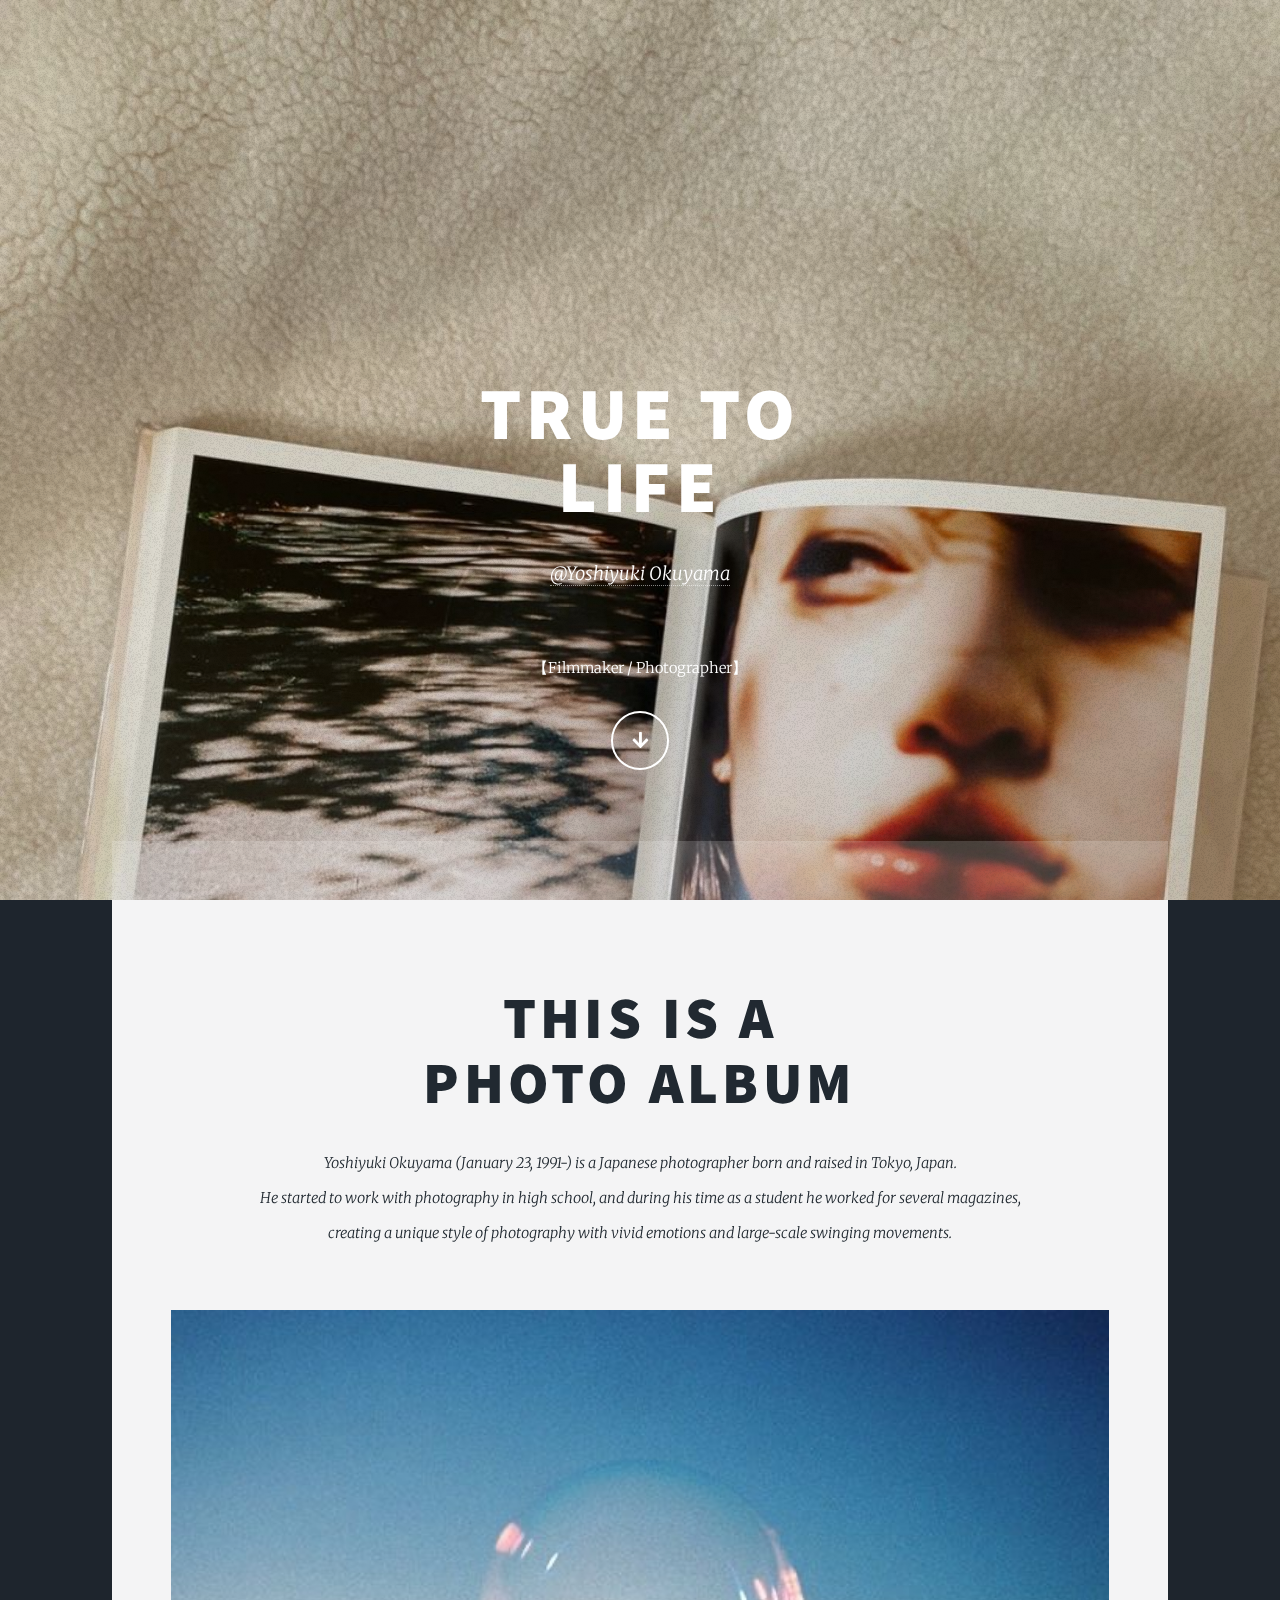
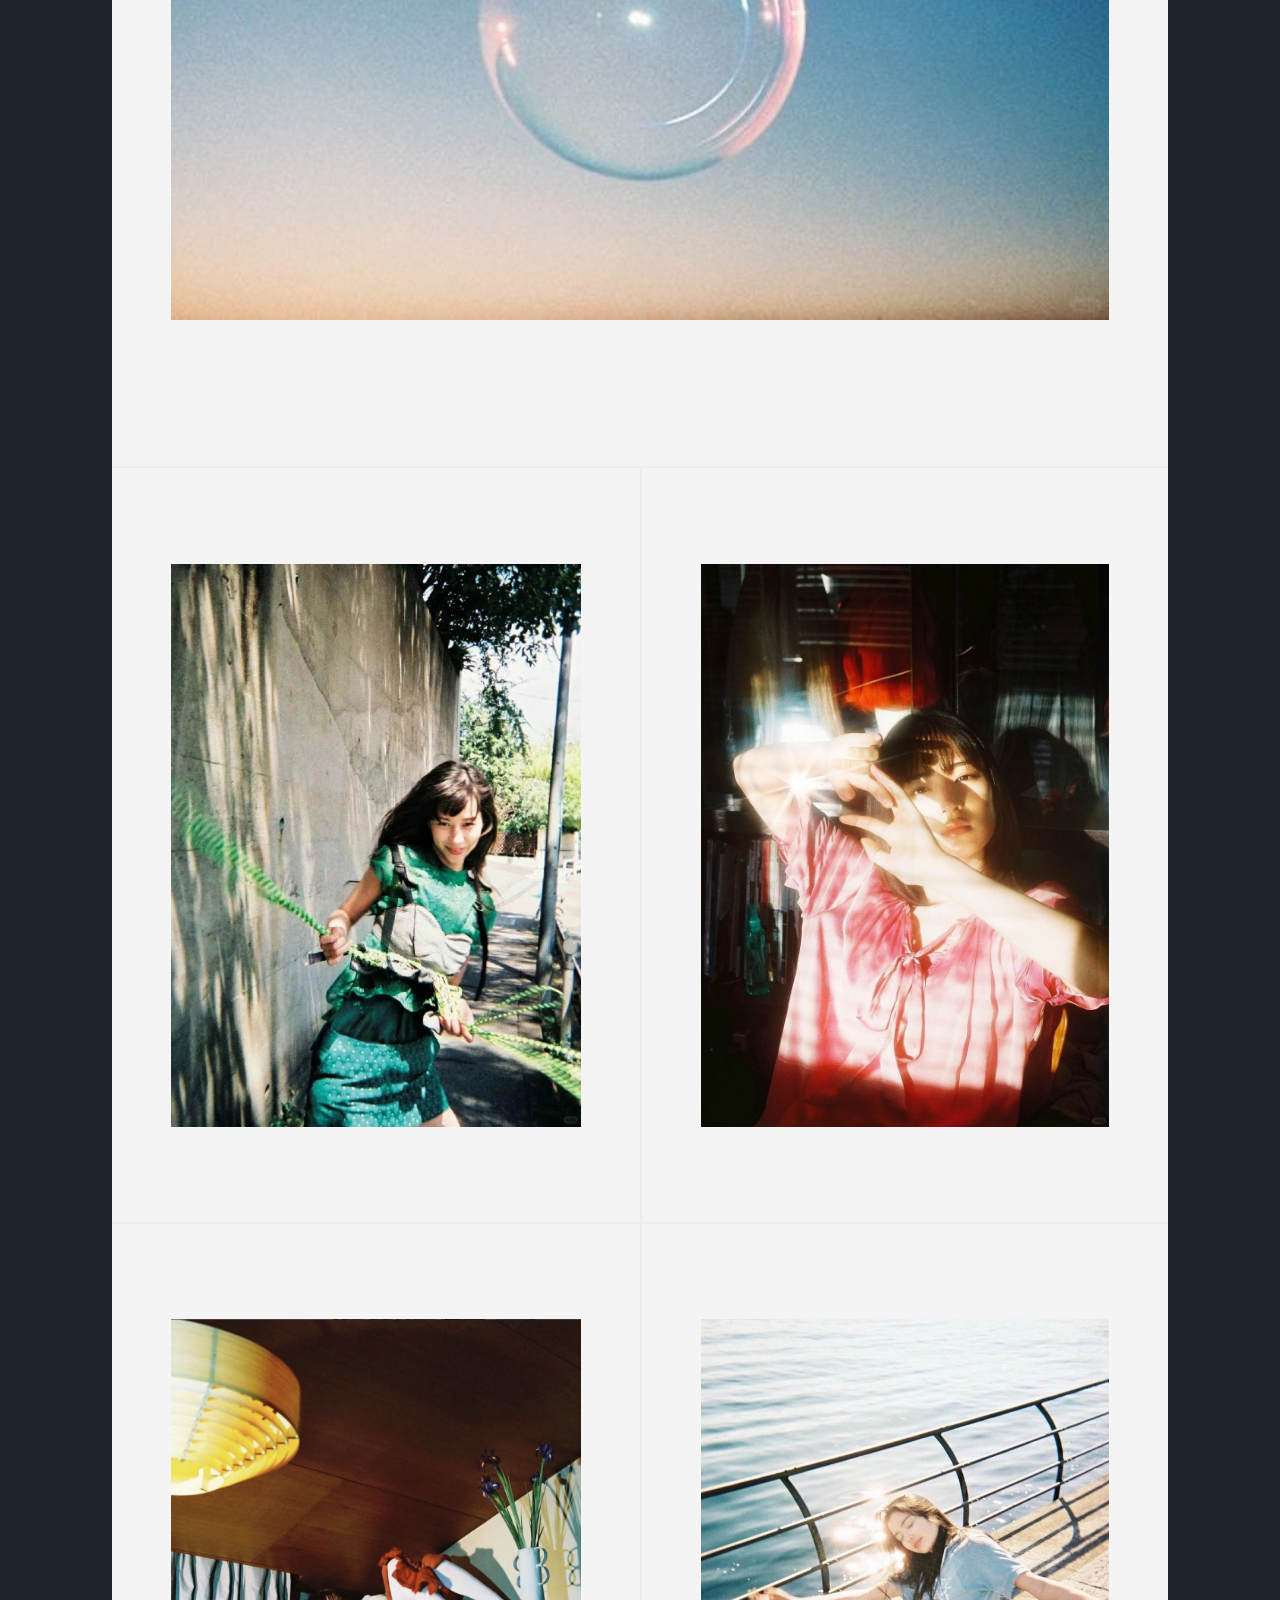
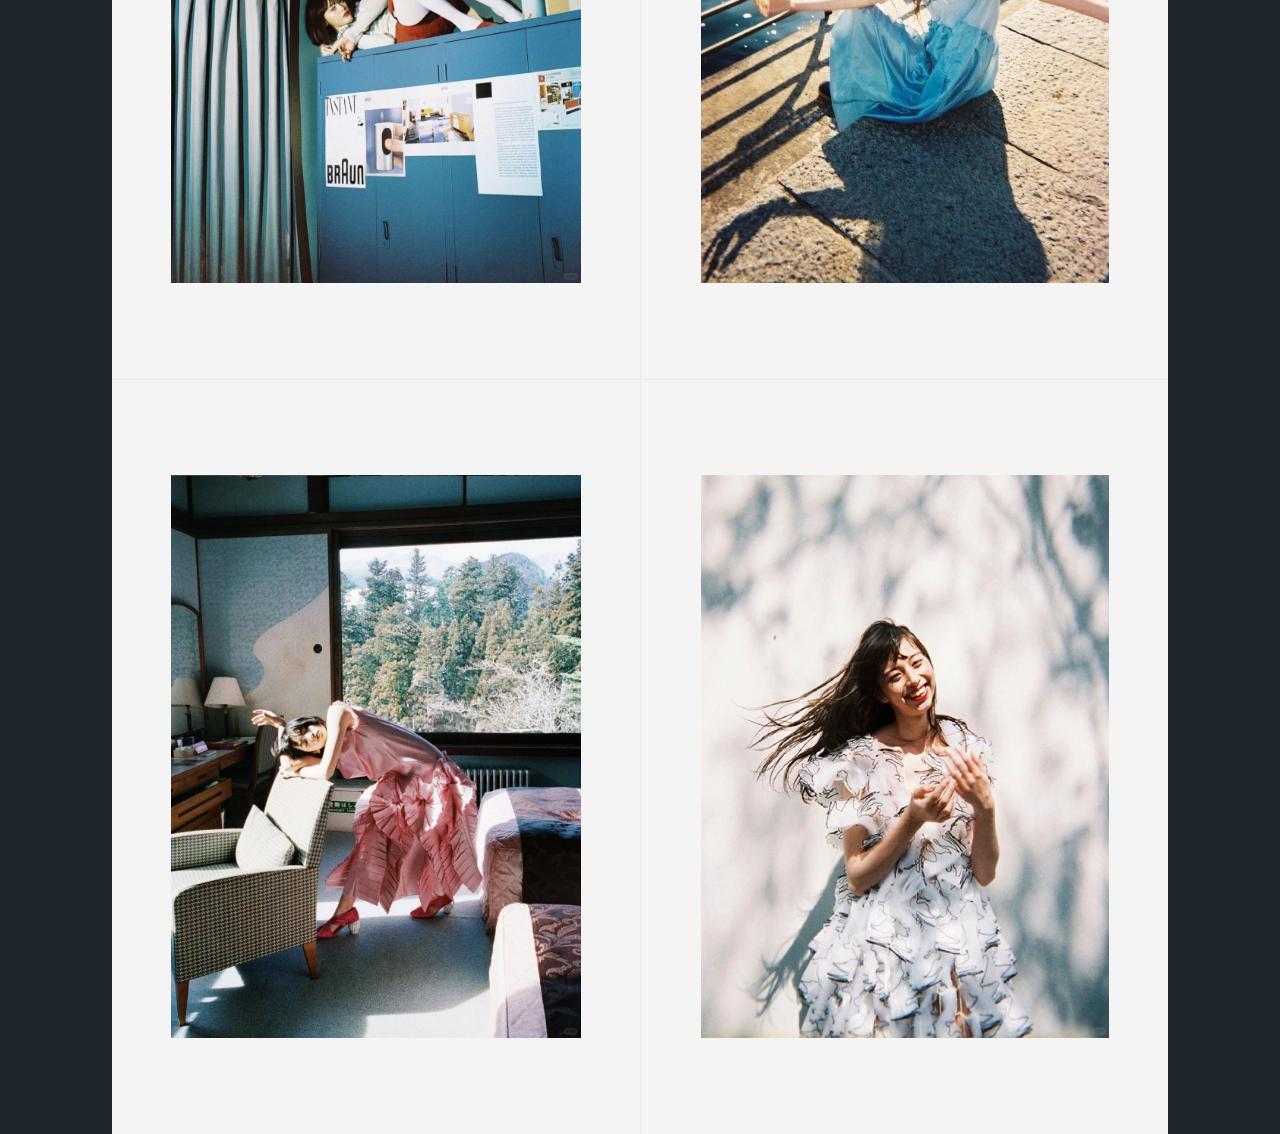
<file: html5/index.html>
<!DOCTYPE HTML>
<!--
	Massively by HTML5 UP
	html5up.net | @ajlkn
	Free for personal and commercial use under the CCA 3.0 license (html5up.net/license)
-->
<html>
	<head>
		<title>Yoshiyuki Okuyama</title>
		<meta charset="utf-8" />
		<meta name="viewport" content="width=device-width, initial-scale=1, user-scalable=no" />
		<link rel="stylesheet" href="assets/css/main.css" />
		<noscript><link rel="stylesheet" href="assets/css/noscript.css" /></noscript>
	</head>
	<body class="is-preload">

		<!-- Wrapper -->
			<div id="wrapper" class="fade-in">

				<!-- Intro -->
					<div id="intro">
						<h1>True to<br />
						Life</h1>
						<p><a href="https://www.instagram.com/yoshiyukiokuyama/">@Yoshiyuki Okuyama</a> 
						</p>
					</p> 【Filmmaker / Photographer】</p>
						<ul class="actions">
							<li><a href="#header" class="button icon solid solo fa-arrow-down scrolly">Continue</a></li>
						</ul>
					</div>

				<!-- Header -->
					<header id="header">
						<a href="index.html" class="logo">Life</a>
					</header>

				<!-- Nav -->
					<nav id="nav">
						<ul class="links">
						</ul>

					</nav>

				<!-- Main -->
					<div id="main">

						<!-- Featured Post -->
							<article class="post featured">
								<header class="major">
									<h2>This is a<br />
									photo album</h2>
									<p>Yoshiyuki Okuyama (January 23, 1991-) is a Japanese photographer born and raised in Tokyo, Japan. </br>
										He started to work with photography in high school, and during his time as a student he worked for several magazines, </br>
										creating a unique style of photography with vivid emotions and large-scale swinging movements.
									</p>
								</header>
								<a class="image main"><img src="images/pic01.jpg" alt="" /></a>
								<ul class="actions special">
									
								</ul>
							</article>

						<!-- Posts -->
							<section class="posts">
								<article>
									<header>

									</header>
									<a  class="image fit"><img src="images/pic02.jpg" alt="" /></a>
									<ul class="actions special">
									</ul>
								</article>
								<article>
									<header>
										
									</header>
									<a class="image fit"><img src="images/pic03.jpg" alt="" /></a>
									<ul class="actions special">
									</ul>
								</article>
								<article>
									<header>
									
									</header>
									<a class="image fit"><img src="images/pic04.jpg" alt="" /></a>
									<ul class="actions special">
									</ul>
								</article>
								<article>
									<header>
										
									</header>
									<a  class="image fit"><img src="images/pic05.jpg" alt="" /></a>
									<ul class="actions special">
									</ul>
								</article>
								<article>
									<header>
										
									</header>
									<a  class="image fit"><img src="images/pic06.jpg" alt="" /></a>
									<ul class="actions special">
									</ul>
								</article>
								<article>
									<header>
									
									</header>
									<a  class="image fit"><img src="images/pic07.jpg" alt="" /></a>
									<ul class="actions special">
									</ul>
								</article>
							</section>

		

			
				

		

		<!-- Scripts -->
			<script src="assets/js/jquery.min.js"></script>
			<script src="assets/js/jquery.scrollex.min.js"></script>
			<script src="assets/js/jquery.scrolly.min.js"></script>
			<script src="assets/js/browser.min.js"></script>
			<script src="assets/js/breakpoints.min.js"></script>
			<script src="assets/js/util.js"></script>
			<script src="assets/js/main.js"></script>

	</body>
</html>
</file>
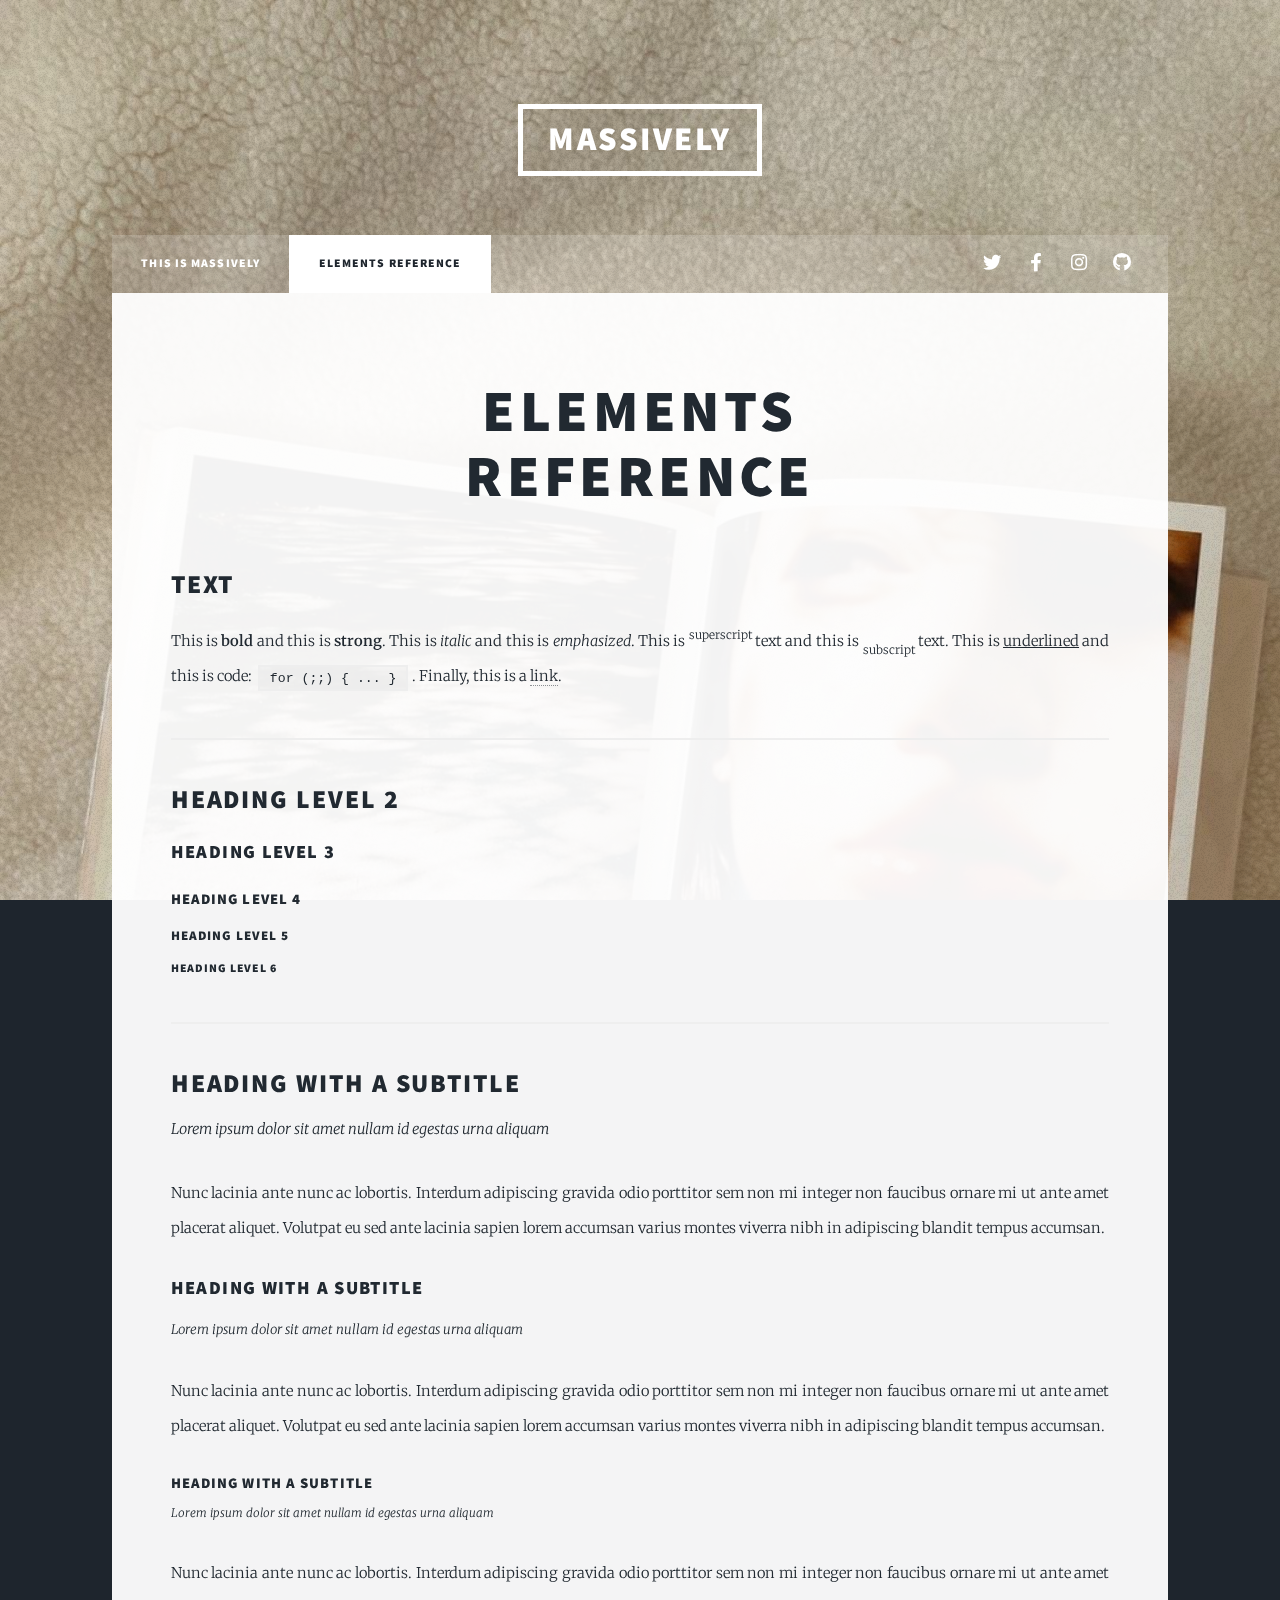
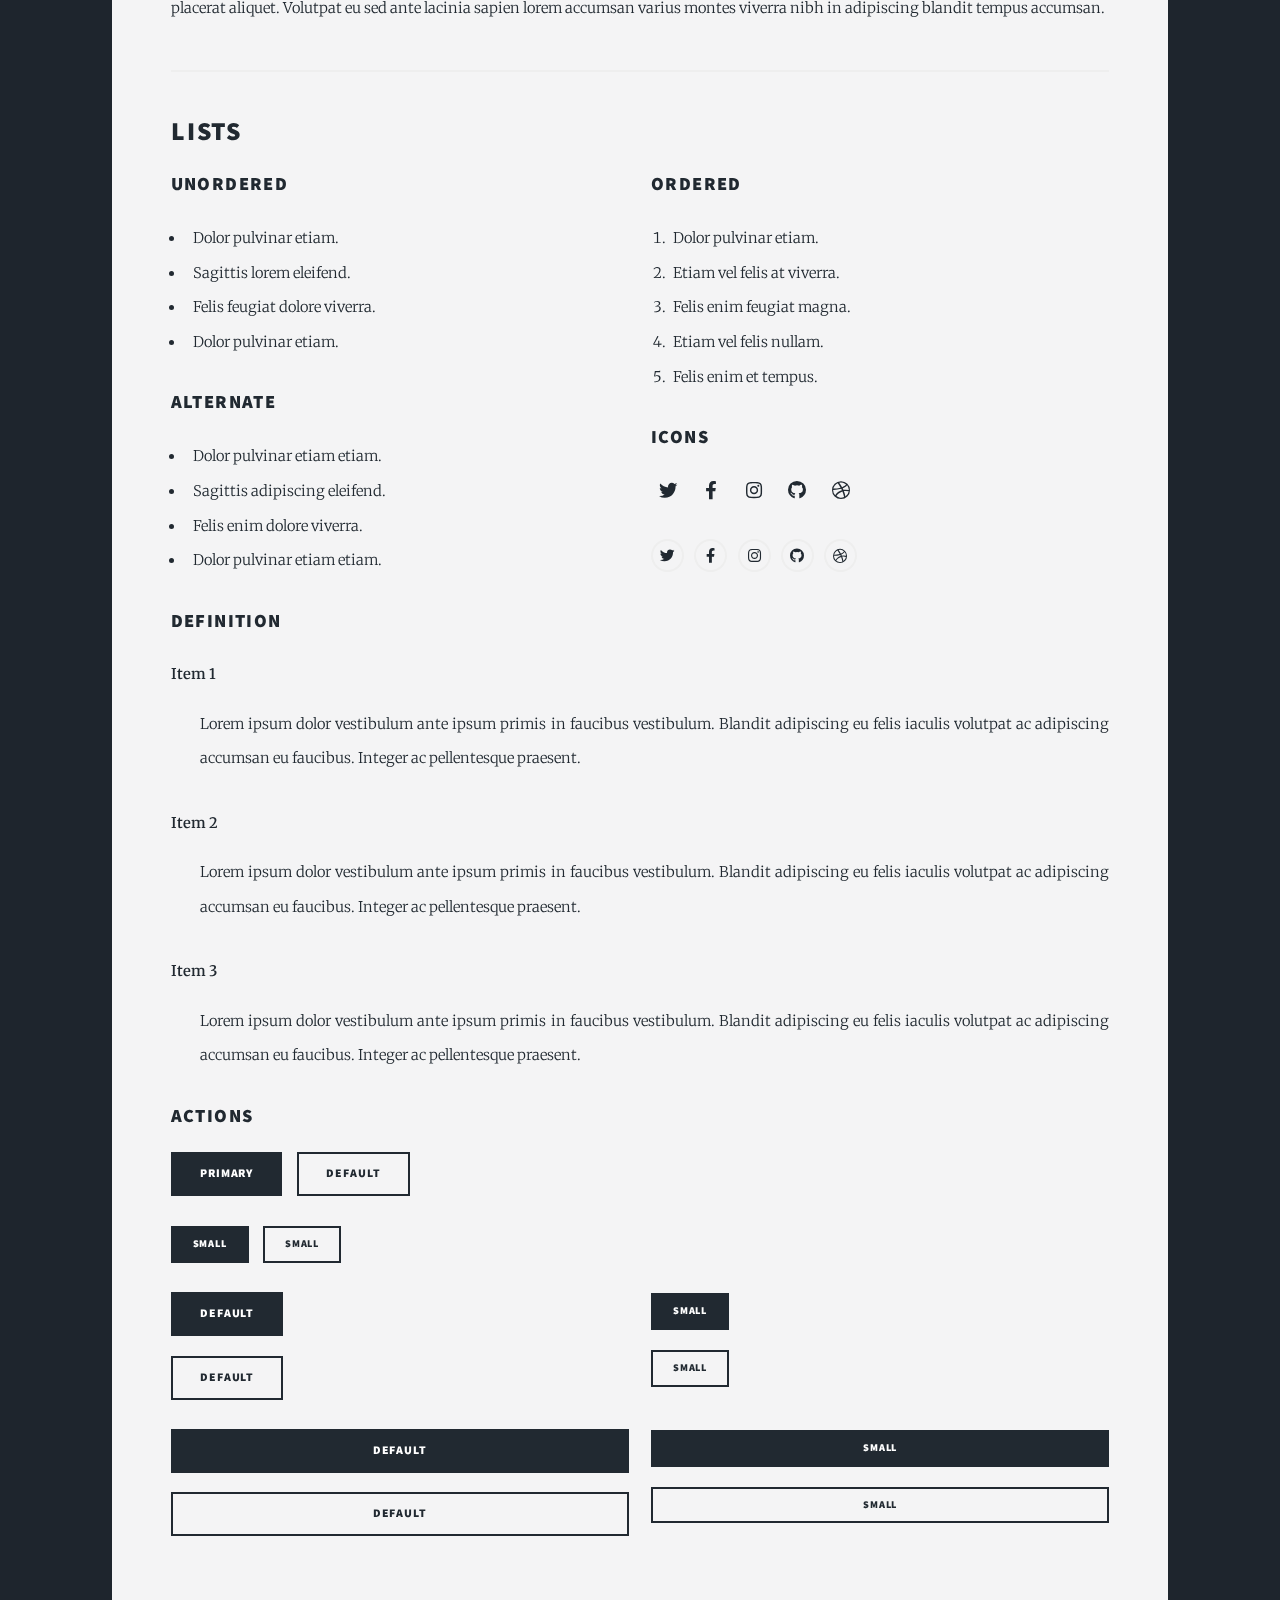
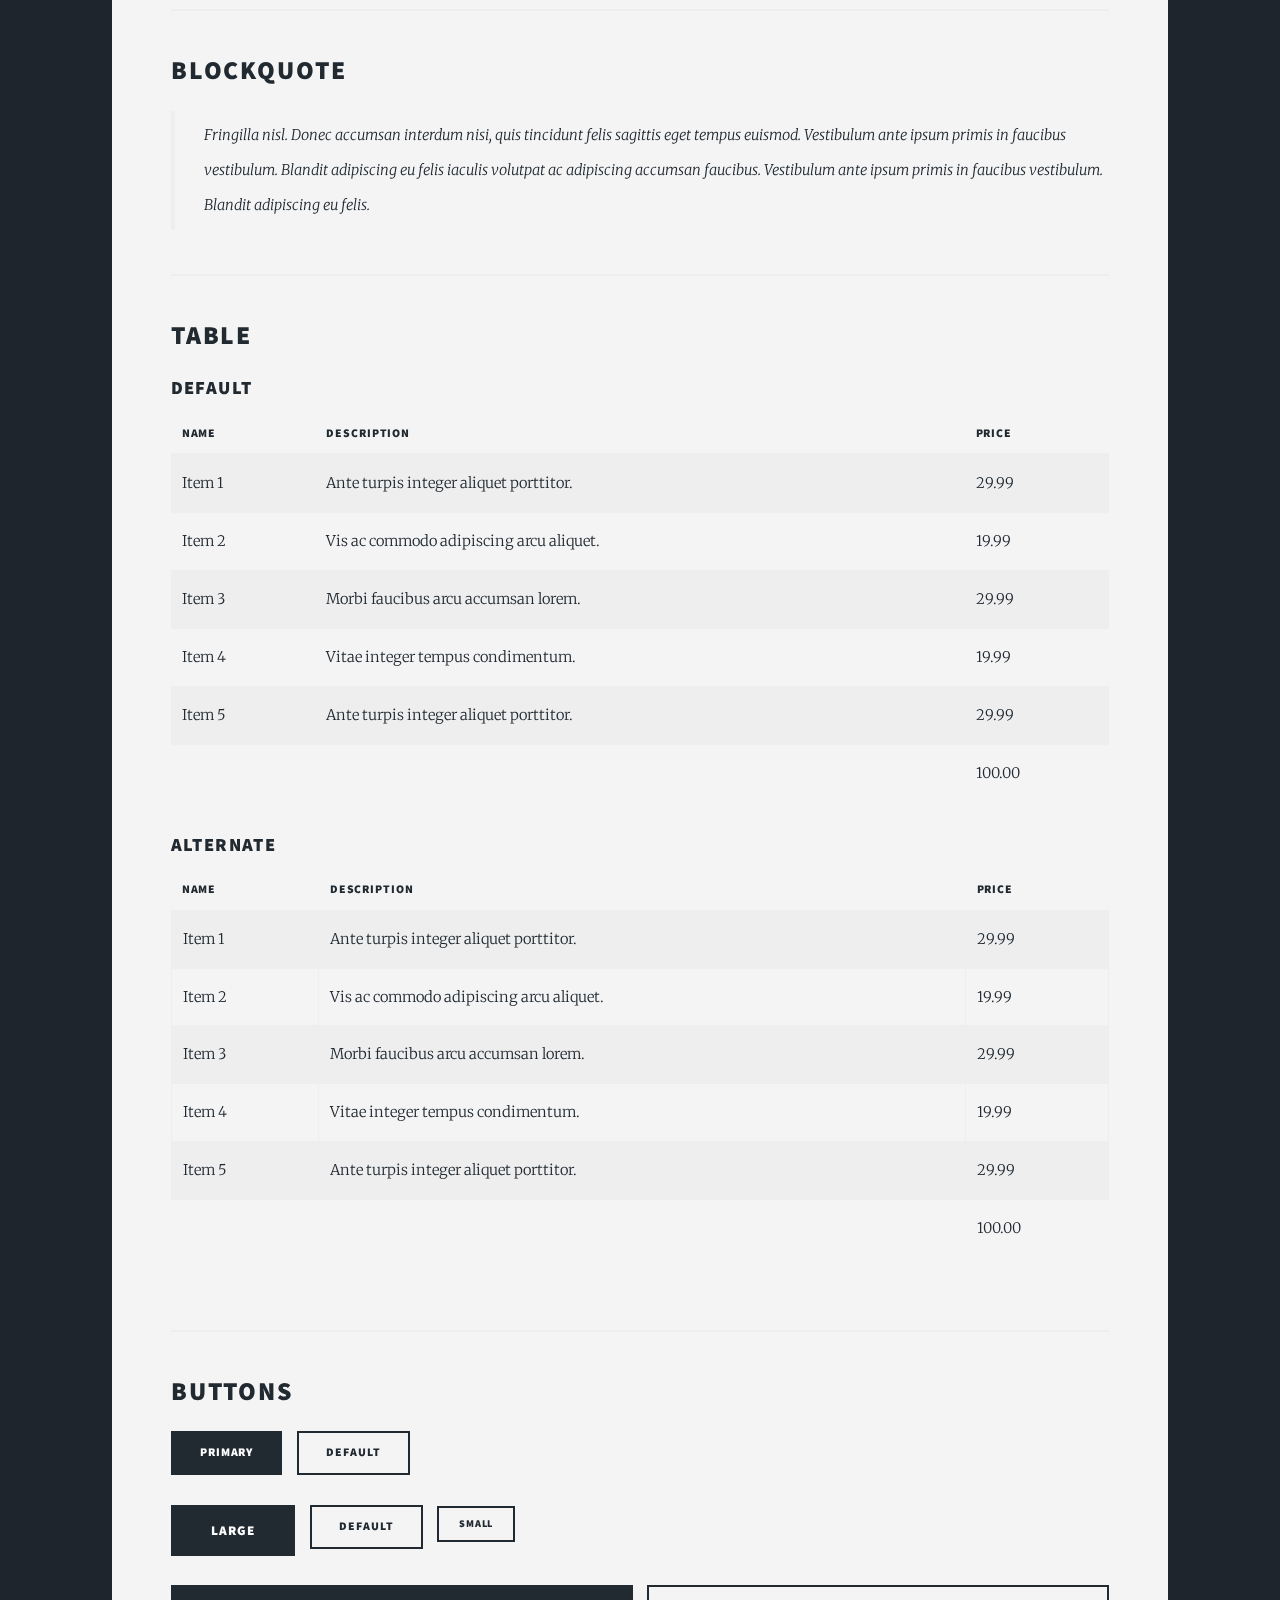
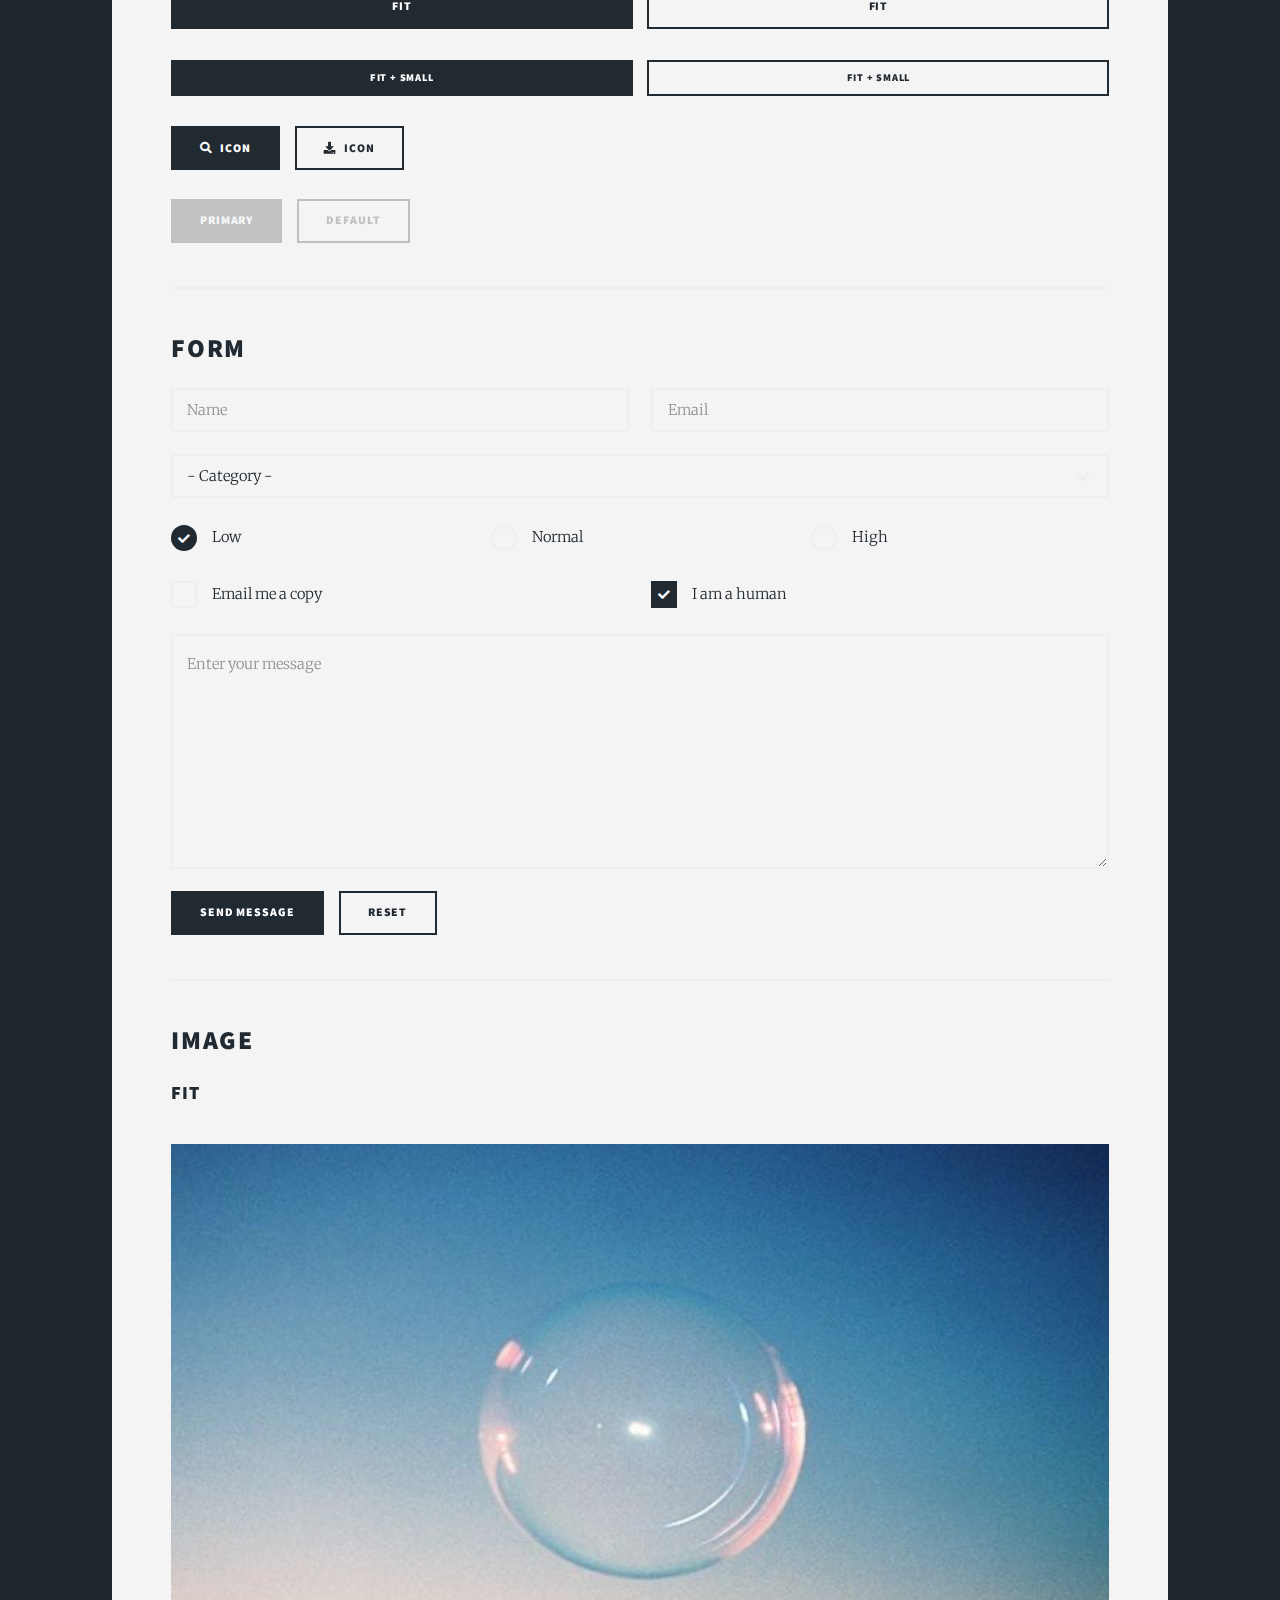
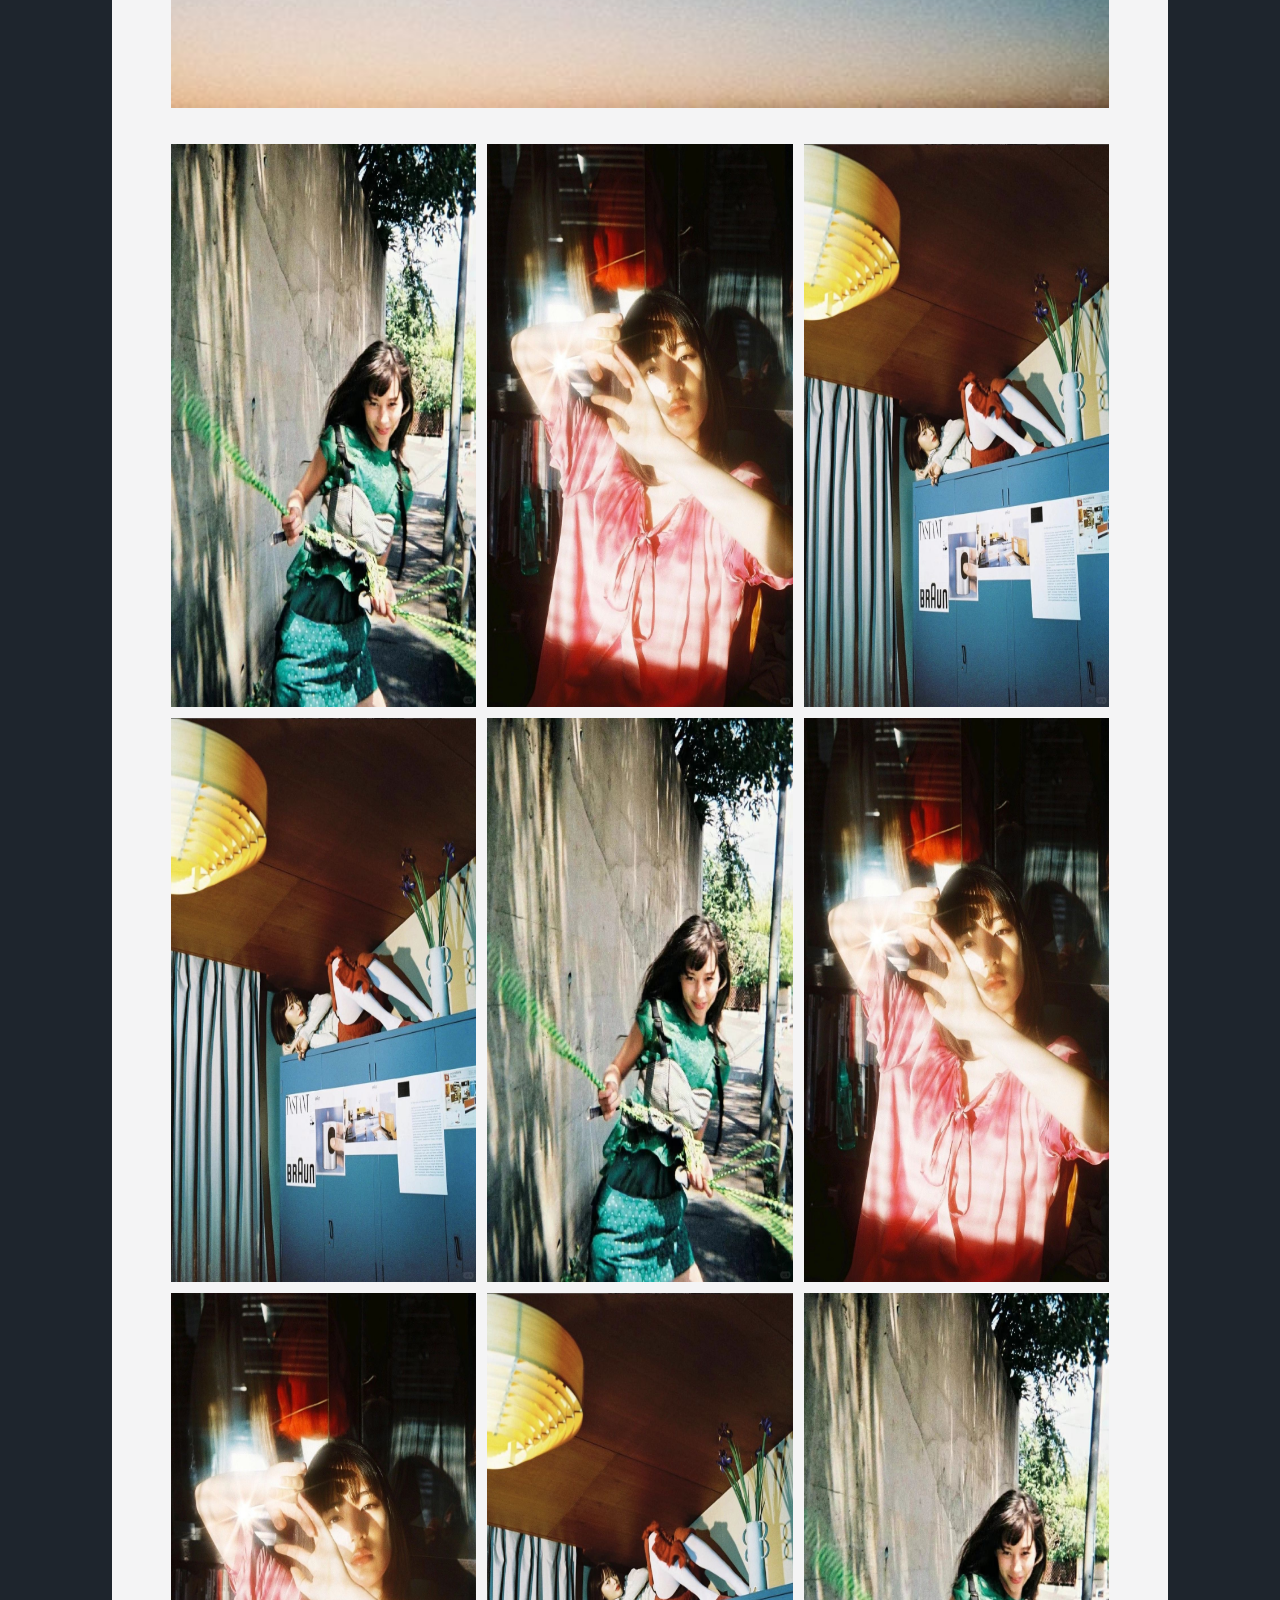
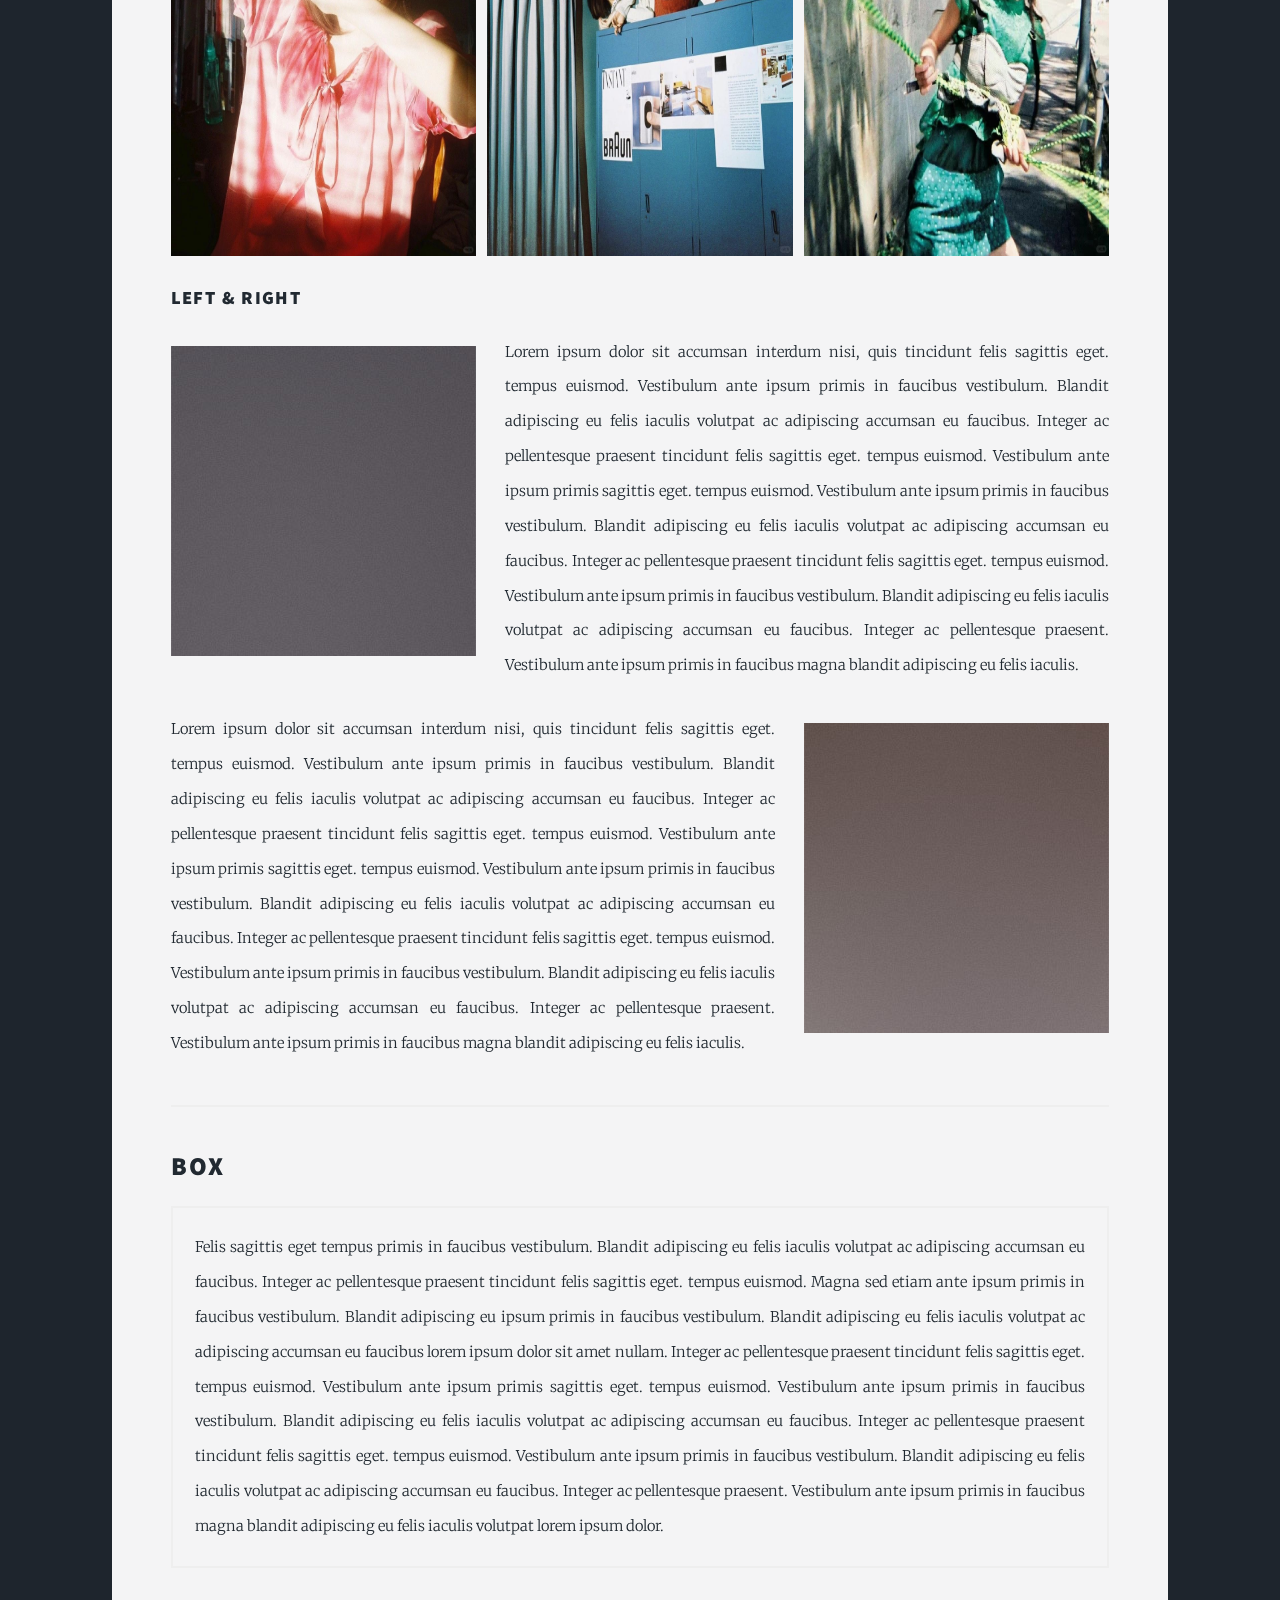
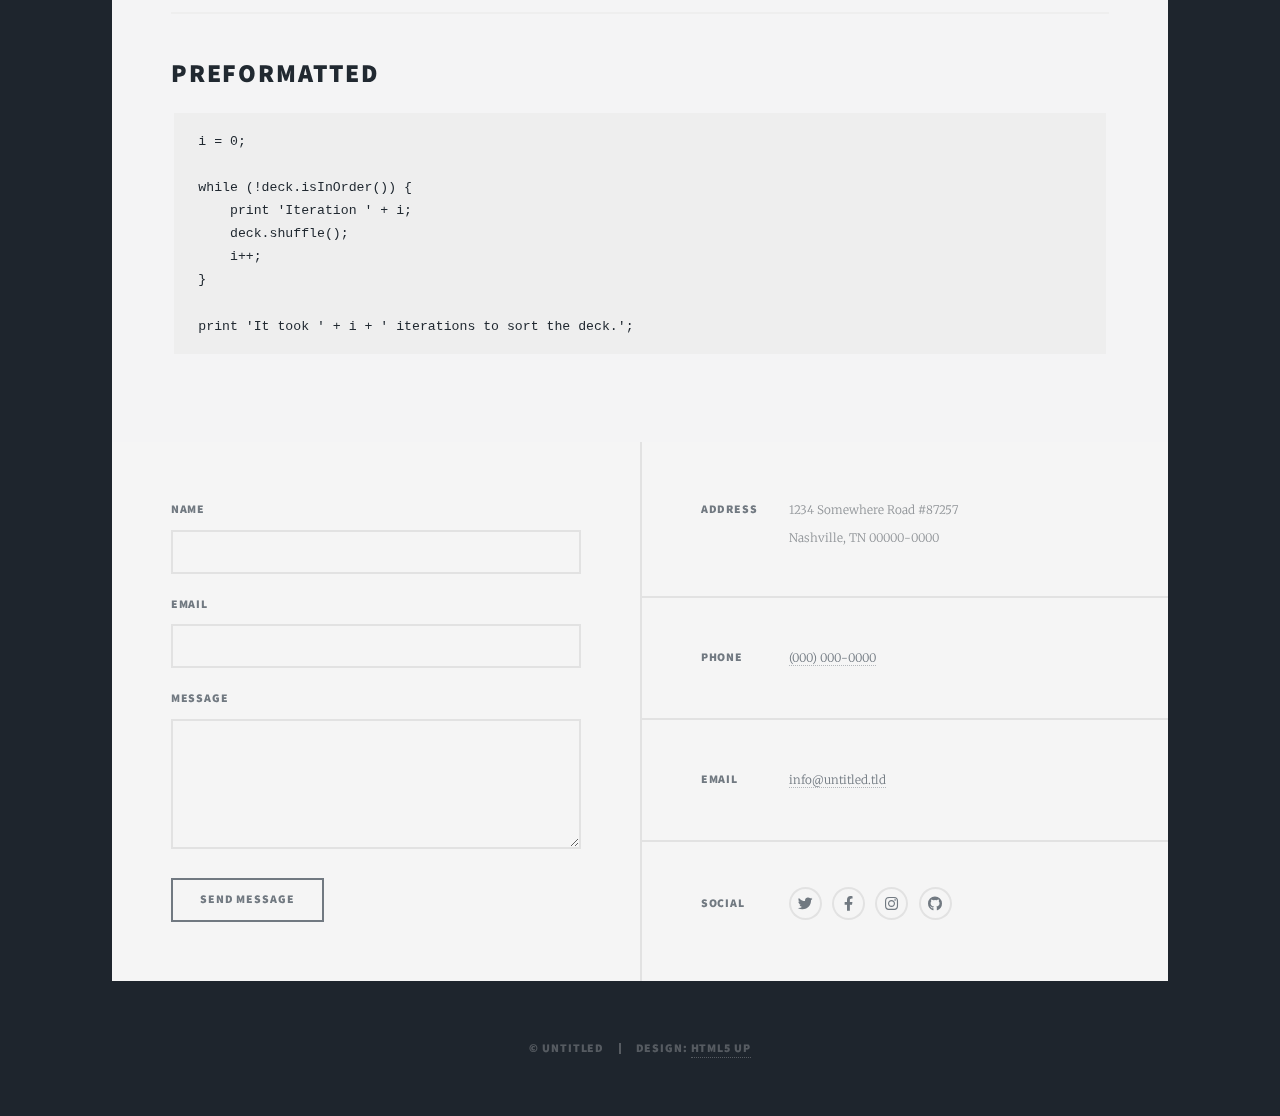
<file: html5/elements.html>
<!DOCTYPE HTML>
<!--
	Massively by HTML5 UP
	html5up.net | @ajlkn
	Free for personal and commercial use under the CCA 3.0 license (html5up.net/license)
-->
<html>
	<head>
		<title>Elements Reference - Massively by HTML5 UP</title>
		<meta charset="utf-8" />
		<meta name="viewport" content="width=device-width, initial-scale=1, user-scalable=no" />
		<link rel="stylesheet" href="assets/css/main.css" />
		<noscript><link rel="stylesheet" href="assets/css/noscript.css" /></noscript>
	</head>
	<body class="is-preload">

		<!-- Wrapper -->
			<div id="wrapper">

				<!-- Header -->
					<header id="header">
						<a href="index.html" class="logo">Massively</a>
					</header>

				<!-- Nav -->
					<nav id="nav">
						<ul class="links">
							<li><a href="index.html">This is Massively</a></li>
							<li class="active"><a href="elements.html">Elements Reference</a></li>
						</ul>
						<ul class="icons">
							<li><a href="#" class="icon brands fa-twitter"><span class="label">Twitter</span></a></li>
							<li><a href="#" class="icon brands fa-facebook-f"><span class="label">Facebook</span></a></li>
							<li><a href="#" class="icon brands fa-instagram"><span class="label">Instagram</span></a></li>
							<li><a href="#" class="icon brands fa-github"><span class="label">GitHub</span></a></li>
						</ul>
					</nav>

				<!-- Main -->
					<div id="main">

						<!-- Post -->
							<section class="post">
								<header class="major">
									<h1>Elements<br />
									Reference</h1>
								</header>

								<!-- Text stuff -->
									<h2>Text</h2>
									<p>This is <b>bold</b> and this is <strong>strong</strong>. This is <i>italic</i> and this is <em>emphasized</em>.
									This is <sup>superscript</sup> text and this is <sub>subscript</sub> text.
									This is <u>underlined</u> and this is code: <code>for (;;) { ... }</code>.
									Finally, this is a <a href="#">link</a>.</p>
									<hr />
									<h2>Heading Level 2</h2>
									<h3>Heading Level 3</h3>
									<h4>Heading Level 4</h4>
									<h5>Heading Level 5</h5>
									<h6>Heading Level 6</h6>
									<hr />
									<header>
										<h2>Heading with a Subtitle</h2>
										<p>Lorem ipsum dolor sit amet nullam id egestas urna aliquam</p>
									</header>
									<p>Nunc lacinia ante nunc ac lobortis. Interdum adipiscing gravida odio porttitor sem non mi integer non faucibus ornare mi ut ante amet placerat aliquet. Volutpat eu sed ante lacinia sapien lorem accumsan varius montes viverra nibh in adipiscing blandit tempus accumsan.</p>
									<header>
										<h3>Heading with a Subtitle</h3>
										<p>Lorem ipsum dolor sit amet nullam id egestas urna aliquam</p>
									</header>
									<p>Nunc lacinia ante nunc ac lobortis. Interdum adipiscing gravida odio porttitor sem non mi integer non faucibus ornare mi ut ante amet placerat aliquet. Volutpat eu sed ante lacinia sapien lorem accumsan varius montes viverra nibh in adipiscing blandit tempus accumsan.</p>
									<header>
										<h4>Heading with a Subtitle</h4>
										<p>Lorem ipsum dolor sit amet nullam id egestas urna aliquam</p>
									</header>
									<p>Nunc lacinia ante nunc ac lobortis. Interdum adipiscing gravida odio porttitor sem non mi integer non faucibus ornare mi ut ante amet placerat aliquet. Volutpat eu sed ante lacinia sapien lorem accumsan varius montes viverra nibh in adipiscing blandit tempus accumsan.</p>

									<hr />

								<!-- Lists -->
									<h2>Lists</h2>
									<div class="row">
										<div class="col-6 col-12-small">

											<h3>Unordered</h3>
											<ul>
												<li>Dolor pulvinar etiam.</li>
												<li>Sagittis lorem eleifend.</li>
												<li>Felis feugiat dolore viverra.</li>
												<li>Dolor pulvinar etiam.</li>
											</ul>

											<h3>Alternate</h3>
											<ul class="alt">
												<li>Dolor pulvinar etiam etiam.</li>
												<li>Sagittis adipiscing eleifend.</li>
												<li>Felis enim dolore viverra.</li>
												<li>Dolor pulvinar etiam etiam.</li>
											</ul>

										</div>
										<div class="col-6 col-12-small">

											<h3>Ordered</h3>
											<ol>
												<li>Dolor pulvinar etiam.</li>
												<li>Etiam vel felis at viverra.</li>
												<li>Felis enim feugiat magna.</li>
												<li>Etiam vel felis nullam.</li>
												<li>Felis enim et tempus.</li>
											</ol>

											<h3>Icons</h3>
											<ul class="icons">
												<li><a href="#" class="icon brands fa-twitter"><span class="label">Twitter</span></a></li>
												<li><a href="#" class="icon brands fa-facebook-f"><span class="label">Facebook</span></a></li>
												<li><a href="#" class="icon brands fa-instagram"><span class="label">Instagram</span></a></li>
												<li><a href="#" class="icon brands fa-github"><span class="label">Github</span></a></li>
												<li><a href="#" class="icon brands fa-dribbble"><span class="label">Dribbble</span></a></li>
											</ul>
											<ul class="icons alt">
												<li><a href="#" class="icon brands alt fa-twitter"><span class="label">Twitter</span></a></li>
												<li><a href="#" class="icon brands alt fa-facebook-f"><span class="label">Facebook</span></a></li>
												<li><a href="#" class="icon brands alt fa-instagram"><span class="label">Instagram</span></a></li>
												<li><a href="#" class="icon brands alt fa-github"><span class="label">Github</span></a></li>
												<li><a href="#" class="icon brands alt fa-dribbble"><span class="label">Dribbble</span></a></li>
											</ul>

										</div>
									</div>
									<h3>Definition</h3>
									<dl>
										<dt>Item 1</dt>
										<dd>
											<p>Lorem ipsum dolor vestibulum ante ipsum primis in faucibus vestibulum. Blandit adipiscing eu felis iaculis volutpat ac adipiscing accumsan eu faucibus. Integer ac pellentesque praesent.</p>
										</dd>
										<dt>Item 2</dt>
										<dd>
											<p>Lorem ipsum dolor vestibulum ante ipsum primis in faucibus vestibulum. Blandit adipiscing eu felis iaculis volutpat ac adipiscing accumsan eu faucibus. Integer ac pellentesque praesent.</p>
										</dd>
										<dt>Item 3</dt>
										<dd>
											<p>Lorem ipsum dolor vestibulum ante ipsum primis in faucibus vestibulum. Blandit adipiscing eu felis iaculis volutpat ac adipiscing accumsan eu faucibus. Integer ac pellentesque praesent.</p>
										</dd>
									</dl>

									<h3>Actions</h3>
									<ul class="actions">
										<li><a href="#" class="button primary">Primary</a></li>
										<li><a href="#" class="button">Default</a></li>
									</ul>
									<ul class="actions small">
										<li><a href="#" class="button primary small">Small</a></li>
										<li><a href="#" class="button small">Small</a></li>
									</ul>
									<div class="row">
										<div class="col-6 col-12-small">
											<ul class="actions stacked">
												<li><a href="#" class="button primary">Default</a></li>
												<li><a href="#" class="button">Default</a></li>
											</ul>
										</div>
										<div class="col-6 col-12-small">
											<ul class="actions stacked">
												<li><a href="#" class="button primary small">Small</a></li>
												<li><a href="#" class="button small">Small</a></li>
											</ul>
										</div>
									</div>
									<div class="row">
										<div class="col-6 col-12-small">
											<ul class="actions stacked">
												<li><a href="#" class="button primary fit">Default</a></li>
												<li><a href="#" class="button fit">Default</a></li>
											</ul>
										</div>
										<div class="col-6 col-12-small">
											<ul class="actions stacked">
												<li><a href="#" class="button primary small fit">Small</a></li>
												<li><a href="#" class="button small fit">Small</a></li>
											</ul>
										</div>
									</div>

									<hr />

								<!-- Blockquote -->
									<h2>Blockquote</h2>
									<blockquote>Fringilla nisl. Donec accumsan interdum nisi, quis tincidunt felis sagittis eget tempus euismod. Vestibulum ante ipsum primis in faucibus vestibulum. Blandit adipiscing eu felis iaculis volutpat ac adipiscing accumsan faucibus. Vestibulum ante ipsum primis in faucibus vestibulum. Blandit adipiscing eu felis.</blockquote>

									<hr />

								<!-- Table -->
									<h2>Table</h2>

									<h3>Default</h3>
									<div class="table-wrapper">
										<table>
											<thead>
												<tr>
													<th>Name</th>
													<th>Description</th>
													<th>Price</th>
												</tr>
											</thead>
											<tbody>
												<tr>
													<td>Item 1</td>
													<td>Ante turpis integer aliquet porttitor.</td>
													<td>29.99</td>
												</tr>
												<tr>
													<td>Item 2</td>
													<td>Vis ac commodo adipiscing arcu aliquet.</td>
													<td>19.99</td>
												</tr>
												<tr>
													<td>Item 3</td>
													<td> Morbi faucibus arcu accumsan lorem.</td>
													<td>29.99</td>
												</tr>
												<tr>
													<td>Item 4</td>
													<td>Vitae integer tempus condimentum.</td>
													<td>19.99</td>
												</tr>
												<tr>
													<td>Item 5</td>
													<td>Ante turpis integer aliquet porttitor.</td>
													<td>29.99</td>
												</tr>
											</tbody>
											<tfoot>
												<tr>
													<td colspan="2"></td>
													<td>100.00</td>
												</tr>
											</tfoot>
										</table>
									</div>

									<h3>Alternate</h3>
									<div class="table-wrapper">
										<table class="alt">
											<thead>
												<tr>
													<th>Name</th>
													<th>Description</th>
													<th>Price</th>
												</tr>
											</thead>
											<tbody>
												<tr>
													<td>Item 1</td>
													<td>Ante turpis integer aliquet porttitor.</td>
													<td>29.99</td>
												</tr>
												<tr>
													<td>Item 2</td>
													<td>Vis ac commodo adipiscing arcu aliquet.</td>
													<td>19.99</td>
												</tr>
												<tr>
													<td>Item 3</td>
													<td> Morbi faucibus arcu accumsan lorem.</td>
													<td>29.99</td>
												</tr>
												<tr>
													<td>Item 4</td>
													<td>Vitae integer tempus condimentum.</td>
													<td>19.99</td>
												</tr>
												<tr>
													<td>Item 5</td>
													<td>Ante turpis integer aliquet porttitor.</td>
													<td>29.99</td>
												</tr>
											</tbody>
											<tfoot>
												<tr>
													<td colspan="2"></td>
													<td>100.00</td>
												</tr>
											</tfoot>
										</table>
									</div>

									<hr />

								<!-- Buttons -->
									<h2>Buttons</h2>
									<ul class="actions">
										<li><a href="#" class="button primary">Primary</a></li>
										<li><a href="#" class="button">Default</a></li>
									</ul>
									<ul class="actions">
										<li><a href="#" class="button primary large">Large</a></li>
										<li><a href="#" class="button">Default</a></li>
										<li><a href="#" class="button small">Small</a></li>
									</ul>
									<ul class="actions fit">
										<li><a href="#" class="button primary fit">Fit</a></li>
										<li><a href="#" class="button fit">Fit</a></li>
									</ul>
									<ul class="actions fit small">
										<li><a href="#" class="button primary fit small">Fit + Small</a></li>
										<li><a href="#" class="button fit small">Fit + Small</a></li>
									</ul>
									<ul class="actions">
										<li><a href="#" class="button primary icon solid fa-search">Icon</a></li>
										<li><a href="#" class="button icon solid fa-download">Icon</a></li>
									</ul>
									<ul class="actions">
										<li><span class="button primary disabled">Primary</span></li>
										<li><span class="button disabled">Default</span></li>
									</ul>

									<hr />

								<!-- Form -->
									<h2>Form</h2>

									<form method="post" action="#">
										<div class="row gtr-uniform">
											<div class="col-6 col-12-xsmall">
												<input type="text" name="demo-name" id="demo-name" value="" placeholder="Name" />
											</div>
											<div class="col-6 col-12-xsmall">
												<input type="email" name="demo-email" id="demo-email" value="" placeholder="Email" />
											</div>
											<!-- Break -->
											<div class="col-12">
												<select name="demo-category" id="demo-category">
													<option value="">- Category -</option>
													<option value="1">Manufacturing</option>
													<option value="1">Shipping</option>
													<option value="1">Administration</option>
													<option value="1">Human Resources</option>
												</select>
											</div>
											<!-- Break -->
											<div class="col-4 col-12-small">
												<input type="radio" id="demo-priority-low" name="demo-priority" checked>
												<label for="demo-priority-low">Low</label>
											</div>
											<div class="col-4 col-12-small">
												<input type="radio" id="demo-priority-normal" name="demo-priority">
												<label for="demo-priority-normal">Normal</label>
											</div>
											<div class="col-4 col-12-small">
												<input type="radio" id="demo-priority-high" name="demo-priority">
												<label for="demo-priority-high">High</label>
											</div>
											<!-- Break -->
											<div class="col-6 col-12-small">
												<input type="checkbox" id="demo-copy" name="demo-copy">
												<label for="demo-copy">Email me a copy</label>
											</div>
											<div class="col-6 col-12-small">
												<input type="checkbox" id="demo-human" name="demo-human" checked>
												<label for="demo-human">I am a human</label>
											</div>
											<!-- Break -->
											<div class="col-12">
												<textarea name="demo-message" id="demo-message" placeholder="Enter your message" rows="6"></textarea>
											</div>
											<!-- Break -->
											<div class="col-12">
												<ul class="actions">
													<li><input type="submit" value="Send Message" class="primary" /></li>
													<li><input type="reset" value="Reset" /></li>
												</ul>
											</div>
										</div>
									</form>

									<hr />

								<!-- Image -->
									<h2>Image</h2>

									<h3>Fit</h3>
									<span class="image fit"><img src="images/pic01.jpg" alt="" /></span>
									<div class="box alt">
										<div class="row gtr-50 gtr-uniform">
											<div class="col-4"><span class="image fit"><img src="images/pic02.jpg" alt="" /></span></div>
											<div class="col-4"><span class="image fit"><img src="images/pic03.jpg" alt="" /></span></div>
											<div class="col-4"><span class="image fit"><img src="images/pic04.jpg" alt="" /></span></div>
											<!-- Break -->
											<div class="col-4"><span class="image fit"><img src="images/pic04.jpg" alt="" /></span></div>
											<div class="col-4"><span class="image fit"><img src="images/pic02.jpg" alt="" /></span></div>
											<div class="col-4"><span class="image fit"><img src="images/pic03.jpg" alt="" /></span></div>
											<!-- Break -->
											<div class="col-4"><span class="image fit"><img src="images/pic03.jpg" alt="" /></span></div>
											<div class="col-4"><span class="image fit"><img src="images/pic04.jpg" alt="" /></span></div>
											<div class="col-4"><span class="image fit"><img src="images/pic02.jpg" alt="" /></span></div>
										</div>
									</div>

									<h3>Left &amp; Right</h3>
									<p><span class="image left"><img src="images/pic08.jpg" alt="" /></span>Lorem ipsum dolor sit accumsan interdum nisi, quis tincidunt felis sagittis eget. tempus euismod. Vestibulum ante ipsum primis in faucibus vestibulum. Blandit adipiscing eu felis iaculis volutpat ac adipiscing accumsan eu faucibus. Integer ac pellentesque praesent tincidunt felis sagittis eget. tempus euismod. Vestibulum ante ipsum primis sagittis eget. tempus euismod. Vestibulum ante ipsum primis in faucibus vestibulum. Blandit adipiscing eu felis iaculis volutpat ac adipiscing accumsan eu faucibus. Integer ac pellentesque praesent tincidunt felis sagittis eget. tempus euismod. Vestibulum ante ipsum primis in faucibus vestibulum. Blandit adipiscing eu felis iaculis volutpat ac adipiscing accumsan eu faucibus. Integer ac pellentesque praesent. Vestibulum ante ipsum primis in faucibus magna blandit adipiscing eu felis iaculis.</p>
									<p><span class="image right"><img src="images/pic09.jpg" alt="" /></span>Lorem ipsum dolor sit accumsan interdum nisi, quis tincidunt felis sagittis eget. tempus euismod. Vestibulum ante ipsum primis in faucibus vestibulum. Blandit adipiscing eu felis iaculis volutpat ac adipiscing accumsan eu faucibus. Integer ac pellentesque praesent tincidunt felis sagittis eget. tempus euismod. Vestibulum ante ipsum primis sagittis eget. tempus euismod. Vestibulum ante ipsum primis in faucibus vestibulum. Blandit adipiscing eu felis iaculis volutpat ac adipiscing accumsan eu faucibus. Integer ac pellentesque praesent tincidunt felis sagittis eget. tempus euismod. Vestibulum ante ipsum primis in faucibus vestibulum. Blandit adipiscing eu felis iaculis volutpat ac adipiscing accumsan eu faucibus. Integer ac pellentesque praesent. Vestibulum ante ipsum primis in faucibus magna blandit adipiscing eu felis iaculis.</p>

									<hr />

								<!-- Box -->
									<h2>Box</h2>
									<div class="box">
										<p>Felis sagittis eget tempus primis in faucibus vestibulum. Blandit adipiscing eu felis iaculis volutpat ac adipiscing accumsan eu faucibus. Integer ac pellentesque praesent tincidunt felis sagittis eget. tempus euismod. Magna sed etiam ante ipsum primis in faucibus vestibulum. Blandit adipiscing eu ipsum primis in faucibus vestibulum. Blandit adipiscing eu felis iaculis volutpat ac adipiscing accumsan eu faucibus lorem ipsum dolor sit amet nullam. Integer ac pellentesque praesent tincidunt felis sagittis eget. tempus euismod. Vestibulum ante ipsum primis sagittis eget. tempus euismod. Vestibulum ante ipsum primis in faucibus vestibulum. Blandit adipiscing eu felis iaculis volutpat ac adipiscing accumsan eu faucibus. Integer ac pellentesque praesent tincidunt felis sagittis eget. tempus euismod. Vestibulum ante ipsum primis in faucibus vestibulum. Blandit adipiscing eu felis iaculis volutpat ac adipiscing accumsan eu faucibus. Integer ac pellentesque praesent. Vestibulum ante ipsum primis in faucibus magna blandit adipiscing eu felis iaculis volutpat lorem ipsum dolor.</p>
									</div>

									<hr />

								<!-- Preformatted Code -->
									<h2>Preformatted</h2>
									<pre><code>i = 0;

while (!deck.isInOrder()) {
    print 'Iteration ' + i;
    deck.shuffle();
    i++;
}

print 'It took ' + i + ' iterations to sort the deck.';
</code></pre>

							</section>

					</div>

				<!-- Footer -->
					<footer id="footer">
						<section>
							<form method="post" action="#">
								<div class="fields">
									<div class="field">
										<label for="name">Name</label>
										<input type="text" name="name" id="name" />
									</div>
									<div class="field">
										<label for="email">Email</label>
										<input type="text" name="email" id="email" />
									</div>
									<div class="field">
										<label for="message">Message</label>
										<textarea name="message" id="message" rows="3"></textarea>
									</div>
								</div>
								<ul class="actions">
									<li><input type="submit" value="Send Message" /></li>
								</ul>
							</form>
						</section>
						<section class="split contact">
							<section class="alt">
								<h3>Address</h3>
								<p>1234 Somewhere Road #87257<br />
								Nashville, TN 00000-0000</p>
							</section>
							<section>
								<h3>Phone</h3>
								<p><a href="#">(000) 000-0000</a></p>
							</section>
							<section>
								<h3>Email</h3>
								<p><a href="#">info@untitled.tld</a></p>
							</section>
							<section>
								<h3>Social</h3>
								<ul class="icons alt">
									<li><a href="#" class="icon brands alt fa-twitter"><span class="label">Twitter</span></a></li>
									<li><a href="#" class="icon brands alt fa-facebook-f"><span class="label">Facebook</span></a></li>
									<li><a href="#" class="icon brands alt fa-instagram"><span class="label">Instagram</span></a></li>
									<li><a href="#" class="icon brands alt fa-github"><span class="label">GitHub</span></a></li>
								</ul>
							</section>
						</section>
					</footer>

				<!-- Copyright -->
					<div id="copyright">
						<ul><li>&copy; Untitled</li><li>Design: <a href="https://html5up.net">HTML5 UP</a></li></ul>
					</div>

			</div>

		<!-- Scripts -->
			<script src="assets/js/jquery.min.js"></script>
			<script src="assets/js/jquery.scrollex.min.js"></script>
			<script src="assets/js/jquery.scrolly.min.js"></script>
			<script src="assets/js/browser.min.js"></script>
			<script src="assets/js/breakpoints.min.js"></script>
			<script src="assets/js/util.js"></script>
			<script src="assets/js/main.js"></script>

	</body>
</html>
</file>
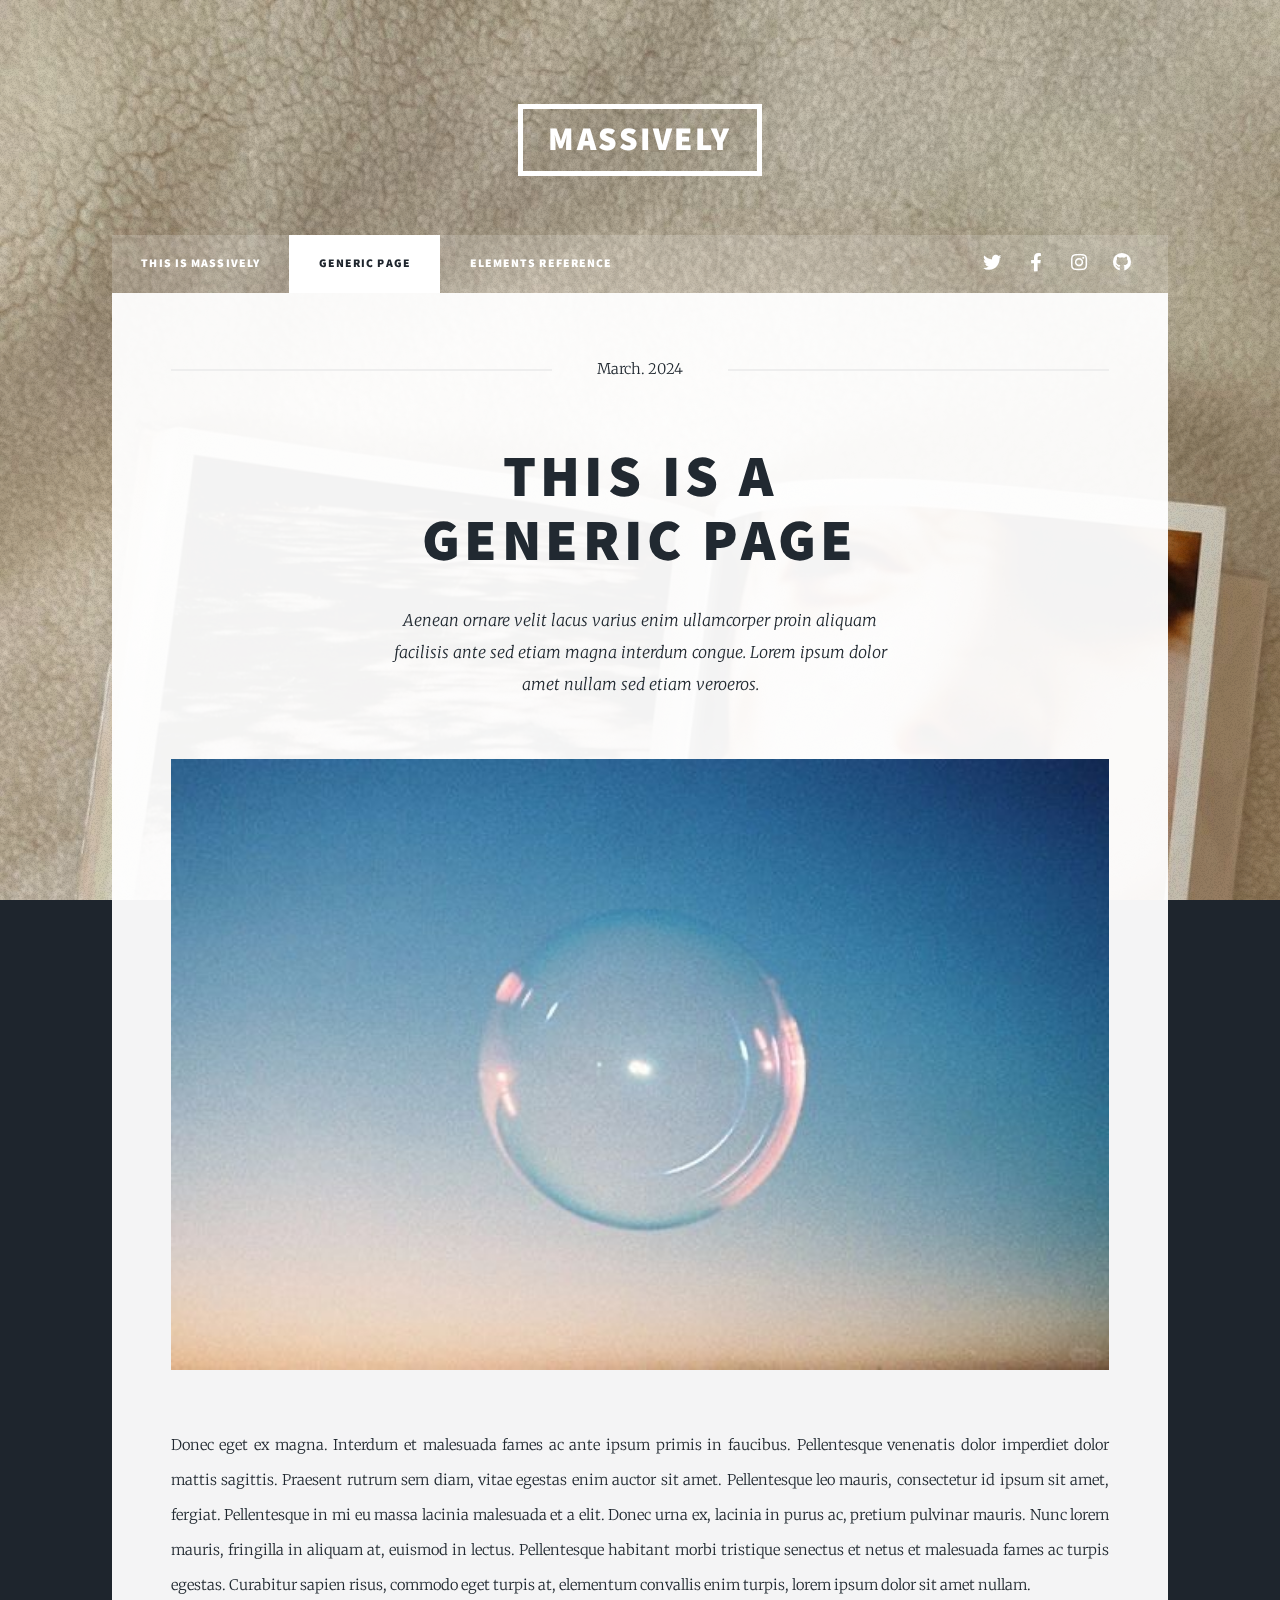
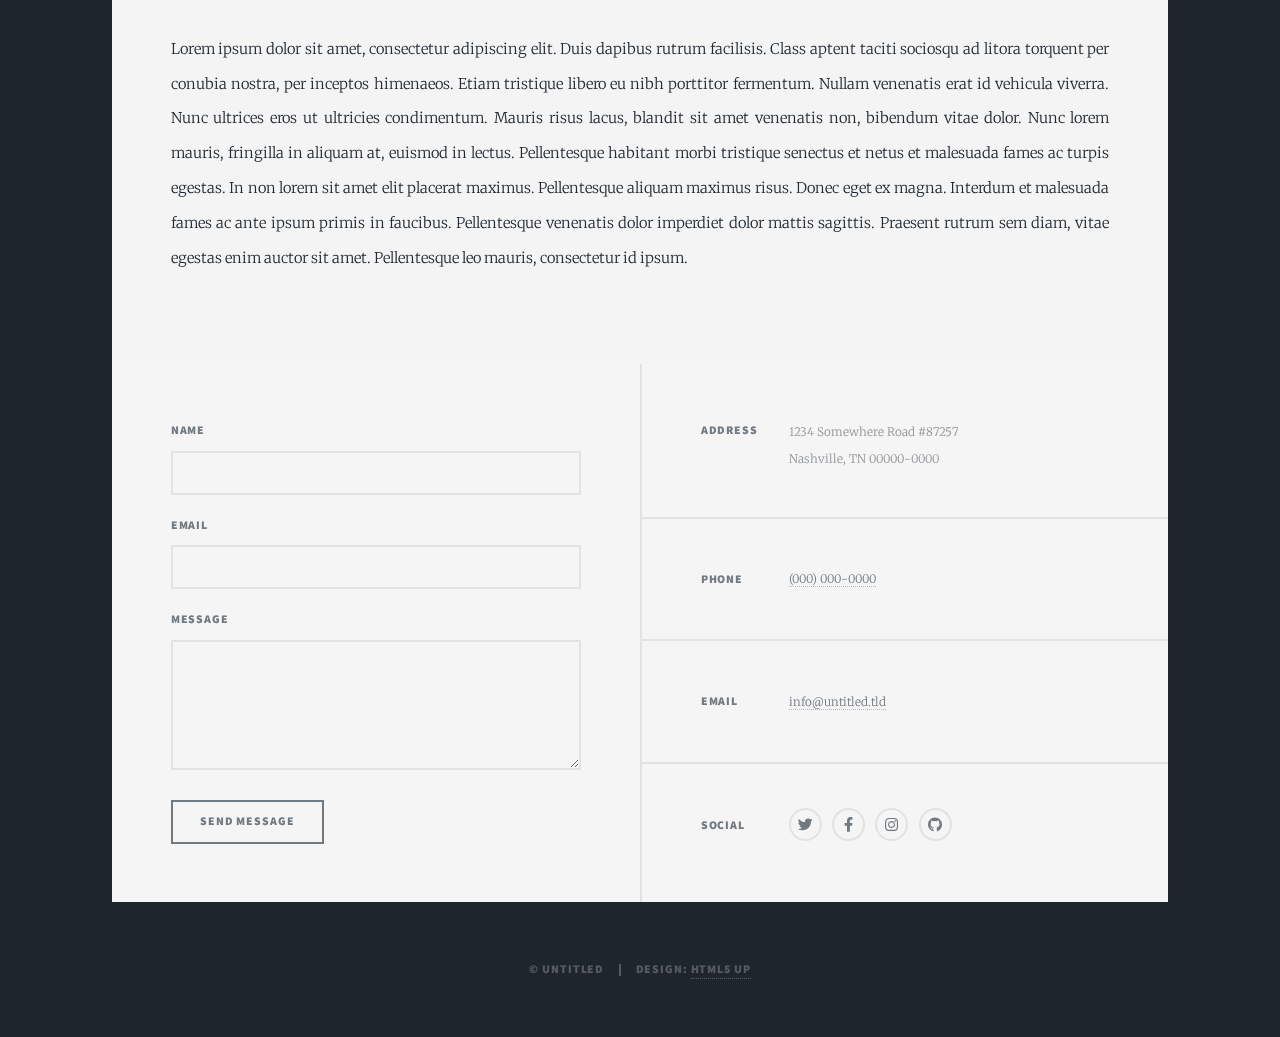
<file: html5/generic.html>
<!DOCTYPE HTML>
<!--
	Massively by HTML5 UP
	html5up.net | @ajlkn
	Free for personal and commercial use under the CCA 3.0 license (html5up.net/license)
-->
<html>
	<head>
		<title>Generic Page - Massively by HTML5 UP</title>
		<meta charset="utf-8" />
		<meta name="viewport" content="width=device-width, initial-scale=1, user-scalable=no" />
		<link rel="stylesheet" href="assets/css/main.css" />
		<noscript><link rel="stylesheet" href="assets/css/noscript.css" /></noscript>
	</head>
	<body class="is-preload">

		<!-- Wrapper -->
			<div id="wrapper">

				<!-- Header -->
					<header id="header">
						<a href="index.html" class="logo">Massively</a>
					</header>

				<!-- Nav -->
					<nav id="nav">
						<ul class="links">
							<li><a href="index.html">This is Massively</a></li>
							<li class="active"><a href="generic.html">Generic Page</a></li>
							<li><a href="elements.html">Elements Reference</a></li>
						</ul>
						<ul class="icons">
							<li><a href="#" class="icon brands fa-twitter"><span class="label">Twitter</span></a></li>
							<li><a href="#" class="icon brands fa-facebook-f"><span class="label">Facebook</span></a></li>
							<li><a href="#" class="icon brands fa-instagram"><span class="label">Instagram</span></a></li>
							<li><a href="#" class="icon brands fa-github"><span class="label">GitHub</span></a></li>
						</ul>
					</nav>

				<!-- Main -->
					<div id="main">

						<!-- Post -->
							<section class="post">
								<header class="major">
									<span class="date">March. 2024</span>
									<h1>This is a<br />
									Generic Page</h1>
									<p>Aenean ornare velit lacus varius enim ullamcorper proin aliquam<br />
									facilisis ante sed etiam magna interdum congue. Lorem ipsum dolor<br />
									amet nullam sed etiam veroeros.</p>
								</header>
								<div class="image main"><img src="images/pic01.jpg" alt="" /></div>
								<p>Donec eget ex magna. Interdum et malesuada fames ac ante ipsum primis in faucibus. Pellentesque venenatis dolor imperdiet dolor mattis sagittis. Praesent rutrum sem diam, vitae egestas enim auctor sit amet. Pellentesque leo mauris, consectetur id ipsum sit amet, fergiat. Pellentesque in mi eu massa lacinia malesuada et a elit. Donec urna ex, lacinia in purus ac, pretium pulvinar mauris. Nunc lorem mauris, fringilla in aliquam at, euismod in lectus. Pellentesque habitant morbi tristique senectus et netus et malesuada fames ac turpis egestas. Curabitur sapien risus, commodo eget turpis at, elementum convallis enim turpis, lorem ipsum dolor sit amet nullam.</p>
								<p>Lorem ipsum dolor sit amet, consectetur adipiscing elit. Duis dapibus rutrum facilisis. Class aptent taciti sociosqu ad litora torquent per conubia nostra, per inceptos himenaeos. Etiam tristique libero eu nibh porttitor fermentum. Nullam venenatis erat id vehicula viverra. Nunc ultrices eros ut ultricies condimentum. Mauris risus lacus, blandit sit amet venenatis non, bibendum vitae dolor. Nunc lorem mauris, fringilla in aliquam at, euismod in lectus. Pellentesque habitant morbi tristique senectus et netus et malesuada fames ac turpis egestas. In non lorem sit amet elit placerat maximus. Pellentesque aliquam maximus risus. Donec eget ex magna. Interdum et malesuada fames ac ante ipsum primis in faucibus. Pellentesque venenatis dolor imperdiet dolor mattis sagittis. Praesent rutrum sem diam, vitae egestas enim auctor sit amet. Pellentesque leo mauris, consectetur id ipsum.</p>
							</section>

					</div>

				<!-- Footer -->
					<footer id="footer">
						<section>
							<form method="post" action="#">
								<div class="fields">
									<div class="field">
										<label for="name">Name</label>
										<input type="text" name="name" id="name" />
									</div>
									<div class="field">
										<label for="email">Email</label>
										<input type="text" name="email" id="email" />
									</div>
									<div class="field">
										<label for="message">Message</label>
										<textarea name="message" id="message" rows="3"></textarea>
									</div>
								</div>
								<ul class="actions">
									<li><input type="submit" value="Send Message" /></li>
								</ul>
							</form>
						</section>
						<section class="split contact">
							<section class="alt">
								<h3>Address</h3>
								<p>1234 Somewhere Road #87257<br />
								Nashville, TN 00000-0000</p>
							</section>
							<section>
								<h3>Phone</h3>
								<p><a href="#">(000) 000-0000</a></p>
							</section>
							<section>
								<h3>Email</h3>
								<p><a href="#">info@untitled.tld</a></p>
							</section>
							<section>
								<h3>Social</h3>
								<ul class="icons alt">
									<li><a href="#" class="icon brands alt fa-twitter"><span class="label">Twitter</span></a></li>
									<li><a href="#" class="icon brands alt fa-facebook-f"><span class="label">Facebook</span></a></li>
									<li><a href="#" class="icon brands alt fa-instagram"><span class="label">Instagram</span></a></li>
									<li><a href="#" class="icon brands alt fa-github"><span class="label">GitHub</span></a></li>
								</ul>
							</section>
						</section>
					</footer>

				<!-- Copyright -->
					<div id="copyright">
						<ul><li>&copy; Untitled</li><li>Design: <a href="https://html5up.net">HTML5 UP</a></li></ul>
					</div>

			</div>

		<!-- Scripts -->
			<script src="assets/js/jquery.min.js"></script>
			<script src="assets/js/jquery.scrollex.min.js"></script>
			<script src="assets/js/jquery.scrolly.min.js"></script>
			<script src="assets/js/browser.min.js"></script>
			<script src="assets/js/breakpoints.min.js"></script>
			<script src="assets/js/util.js"></script>
			<script src="assets/js/main.js"></script>

	</body>
</html>
</file>
<file: html5/assets/css/main.css>
@import url(fontawesome-all.min.css);
@import url("https://fonts.googleapis.com/css?family=Merriweather:300,700,300italic,700italic|Source+Sans+Pro:900");

/*
	Massively by HTML5 UP
	html5up.net | @ajlkn
	Free for personal and commercial use under the CCA 3.0 license (html5up.net/license)
*/

html, body, div, span, applet, object,
iframe, h1, h2, h3, h4, h5, h6, p, blockquote,
pre, a, abbr, acronym, address, big, cite,
code, del, dfn, em, img, ins, kbd, q, s, samp,
small, strike, strong, sub, sup, tt, var, b,
u, i, center, dl, dt, dd, ol, ul, li, fieldset,
form, label, legend, table, caption, tbody,
tfoot, thead, tr, th, td, article, aside,
canvas, details, embed, figure, figcaption,
footer, header, hgroup, menu, nav, output, ruby,
section, summary, time, mark, audio, video {
	margin: 0;
	padding: 0;
	border: 0;
	font-size: 100%;
	font: inherit;
	vertical-align: baseline;}

article, aside, details, figcaption, figure,
footer, header, hgroup, menu, nav, section {
	display: block;}

body {
	line-height: 1;
}

ol, ul {
	list-style: none;
}

blockquote, q {
	quotes: none;
}

	blockquote:before, blockquote:after, q:before, q:after {
		content: '';
		content: none;
	}

table {
	border-collapse: collapse;
	border-spacing: 0;
}

body {
	-webkit-text-size-adjust: none;
}

mark {
	background-color: transparent;
	color: inherit;
}

input::-moz-focus-inner {
	border: 0;
	padding: 0;
}

input, select, textarea {
	-moz-appearance: none;
	-webkit-appearance: none;
	-ms-appearance: none;
	appearance: none;
}

/* Basic */

	@-ms-viewport {
		width: device-width;
	}

	body {
		-ms-overflow-style: scrollbar;
	}

	@media screen and (max-width: 480px) {

		html, body {
			min-width: 320px;
		}

	}

	html {
		box-sizing: border-box;
	}

	*, *:before, *:after {
		box-sizing: inherit;
	}

	body {
		background-color: #1e252d;
	}

		body.is-preload *, body.is-preload *:before, body.is-preload *:after {
			-moz-animation: none !important;
			-webkit-animation: none !important;
			-ms-animation: none !important;
			animation: none !important;
			-moz-transition: none !important;
			-webkit-transition: none !important;
			-ms-transition: none !important;
			transition: none !important;
		}

/* Type */

	html {
		font-size: 16pt;
	}

		@media screen and (max-width: 1680px) {

			html {
				font-size: 12pt;
			}

		}

		@media screen and (max-width: 1280px) {

			html {
				font-size: 11pt;
			}

		}

		@media screen and (max-width: 360px) {

			html {
				font-size: 10pt;
			}

		}

	body {
		color: #212931;
	}

	body, input, select, textarea {
		font-family: "Merriweather", Georgia, serif;
		font-weight: 300;
		font-size: 1rem;
		line-height: 2.375;
	}

	a {
		-moz-transition: color 0.2s ease-in-out, background-color 0.2s ease-in-out, border-color 0.2s ease-in-out, box-shadow 0.2s ease-in-out;
		-webkit-transition: color 0.2s ease-in-out, background-color 0.2s ease-in-out, border-color 0.2s ease-in-out, box-shadow 0.2s ease-in-out;
		-ms-transition: color 0.2s ease-in-out, background-color 0.2s ease-in-out, border-color 0.2s ease-in-out, box-shadow 0.2s ease-in-out;
		transition: color 0.2s ease-in-out, background-color 0.2s ease-in-out, border-color 0.2s ease-in-out, box-shadow 0.2s ease-in-out;
		border-bottom: dotted 1px;
		text-decoration: none;
	}

		a:hover {
			border-bottom-color: transparent;
		}

	strong, b {
		font-weight: 600;
	}

	em, i {
		font-style: italic;
	}

	p {
		text-align: justify;
		margin: 0 0 2rem 0;
	}

	h1, h2, h3, h4, h5, h6 {
		font-family: "Source Sans Pro", Helvetica, sans-serif;
		font-weight: 900;
		line-height: 1.5;
		letter-spacing: 0.075em;
		text-transform: uppercase;
		margin: 0 0 1rem 0;
	}

		h1 a, h2 a, h3 a, h4 a, h5 a, h6 a {
			border-bottom: 0;
			color: inherit;
			text-decoration: none;
		}

	h1 {
		font-size: 4rem;
		line-height: 1.1;
		margin: 0 0 2rem 0;
	}

	h2 {
		font-size: 1.75rem;
		line-height: 1.3;
		margin: 0 0 1.5rem 0;
	}

	h3 {
		font-size: 1.25rem;
		margin: 0 0 1.5rem 0;
	}

	h4 {
		font-size: 1rem;
	}

	h5 {
		font-size: 0.9rem;
	}

	h6 {
		font-size: 0.8rem;
	}

	sub {
		font-size: 0.8rem;
		position: relative;
		top: 0.5rem;
	}

	sup {
		font-size: 0.8rem;
		position: relative;
		top: -0.5rem;
	}

	blockquote {
		border-left: solid 4px;
		font-style: italic;
		margin: 0 0 2rem 0;
		padding: 0.5rem 0 0.5rem 2rem;
	}

	code {
		border: solid 2px;
		font-family: "Courier New", monospace;
		font-size: 0.9rem;
		margin: 0 0.25rem;
		padding: 0.25rem 0.65rem;
	}

	pre {
		-webkit-overflow-scrolling: touch;
		font-family: "Courier New", monospace;
		font-size: 0.9rem;
		margin: 0 0 2rem 0;
	}

		pre code {
			display: block;
			line-height: 1.75;
			padding: 1rem 1.5rem;
			overflow-x: auto;
		}

	hr {
		border: 0;
		border-bottom: solid 2px;
		margin: 3rem 0;
	}

		hr.major {
			margin: 5rem 0;
		}

	.align-left {
		text-align: left;
	}

	.align-center {
		text-align: center;
	}

	.align-right {
		text-align: right;
	}

	input, select, textarea {
		color: #212931;
	}

	a {
		color: #212931;
		border-bottom-color: rgba(33, 41, 49, 0.5);
	}

		a:hover {
			border-bottom-color: transparent;
			color: hsla(93, 24%, 84%, 0.934) !important;
		}

	strong, b {
		color: #212931;
	}

	h1, h2, h3, h4, h5, h6 {
		color: #212931;
	}

	blockquote {
		border-left-color: #eeeeee;
	}

	code {
		background: rgba(220, 220, 220, 0.25);
		border-color: #eeeeee;
	}

	hr {
		border-bottom-color: #eeeeee;
	}

/* Row */

	.row {
		display: flex;
		flex-wrap: wrap;
		box-sizing: border-box;
		align-items: stretch;
	}

		.row > * {
			box-sizing: border-box;
		}

		.row.gtr-uniform > * > :last-child {
			margin-bottom: 0;
		}

		.row.aln-left {
			justify-content: flex-start;
		}

		.row.aln-center {
			justify-content: center;
		}

		.row.aln-right {
			justify-content: flex-end;
		}

		.row.aln-top {
			align-items: flex-start;
		}

		.row.aln-middle {
			align-items: center;
		}

		.row.aln-bottom {
			align-items: flex-end;
		}

		.row > .imp {
			order: -1;
		}

		.row > .col-1 {
			width: 8.33333%;
		}

		.row > .off-1 {
			margin-left: 8.33333%;
		}

		.row > .col-2 {
			width: 16.66667%;
		}

		.row > .off-2 {
			margin-left: 16.66667%;
		}

		.row > .col-3 {
			width: 25%;
		}

		.row > .off-3 {
			margin-left: 25%;
		}

		.row > .col-4 {
			width: 33.33333%;
		}

		.row > .off-4 {
			margin-left: 33.33333%;
		}

		.row > .col-5 {
			width: 41.66667%;
		}

		.row > .off-5 {
			margin-left: 41.66667%;
		}

		.row > .col-6 {
			width: 50%;
		}

		.row > .off-6 {
			margin-left: 50%;
		}

		.row > .col-7 {
			width: 58.33333%;
		}

		.row > .off-7 {
			margin-left: 58.33333%;
		}

		.row > .col-8 {
			width: 66.66667%;
		}

		.row > .off-8 {
			margin-left: 66.66667%;
		}

		.row > .col-9 {
			width: 75%;
		}

		.row > .off-9 {
			margin-left: 75%;
		}

		.row > .col-10 {
			width: 83.33333%;
		}

		.row > .off-10 {
			margin-left: 83.33333%;
		}

		.row > .col-11 {
			width: 91.66667%;
		}

		.row > .off-11 {
			margin-left: 91.66667%;
		}

		.row > .col-12 {
			width: 100%;
		}

		.row > .off-12 {
			margin-left: 100%;
		}

		.row.gtr-0 {
			margin-top: 0;
			margin-left: 0rem;
		}

			.row.gtr-0 > * {
				padding: 0 0 0 0rem;
			}

			.row.gtr-0.gtr-uniform {
				margin-top: 0rem;
			}

				.row.gtr-0.gtr-uniform > * {
					padding-top: 0rem;
				}

		.row.gtr-25 {
			margin-top: 0;
			margin-left: -0.375rem;
		}

			.row.gtr-25 > * {
				padding: 0 0 0 0.375rem;
			}

			.row.gtr-25.gtr-uniform {
				margin-top: -0.375rem;
			}

				.row.gtr-25.gtr-uniform > * {
					padding-top: 0.375rem;
				}

		.row.gtr-50 {
			margin-top: 0;
			margin-left: -0.75rem;
		}

			.row.gtr-50 > * {
				padding: 0 0 0 0.75rem;
			}

			.row.gtr-50.gtr-uniform {
				margin-top: -0.75rem;
			}

				.row.gtr-50.gtr-uniform > * {
					padding-top: 0.75rem;
				}

		.row {
			margin-top: 0;
			margin-left: -1.5rem;
		}

			.row > * {
				padding: 0 0 0 1.5rem;
			}

			.row.gtr-uniform {
				margin-top: -1.5rem;
			}

				.row.gtr-uniform > * {
					padding-top: 1.5rem;
				}

		.row.gtr-150 {
			margin-top: 0;
			margin-left: -2.25rem;
		}

			.row.gtr-150 > * {
				padding: 0 0 0 2.25rem;
			}

			.row.gtr-150.gtr-uniform {
				margin-top: -2.25rem;
			}

				.row.gtr-150.gtr-uniform > * {
					padding-top: 2.25rem;
				}

		.row.gtr-200 {
			margin-top: 0;
			margin-left: -3rem;
		}

			.row.gtr-200 > * {
				padding: 0 0 0 3rem;
			}

			.row.gtr-200.gtr-uniform {
				margin-top: -3rem;
			}

				.row.gtr-200.gtr-uniform > * {
					padding-top: 3rem;
				}

		@media screen and (max-width: 1680px) {

			.row {
				display: flex;
				flex-wrap: wrap;
				box-sizing: border-box;
				align-items: stretch;
			}

				.row > * {
					box-sizing: border-box;
				}

				.row.gtr-uniform > * > :last-child {
					margin-bottom: 0;
				}

				.row.aln-left {
					justify-content: flex-start;
				}

				.row.aln-center {
					justify-content: center;
				}

				.row.aln-right {
					justify-content: flex-end;
				}

				.row.aln-top {
					align-items: flex-start;
				}

				.row.aln-middle {
					align-items: center;
				}

				.row.aln-bottom {
					align-items: flex-end;
				}

				.row > .imp-xlarge {
					order: -1;
				}

				.row > .col-1-xlarge {
					width: 8.33333%;
				}

				.row > .off-1-xlarge {
					margin-left: 8.33333%;
				}

				.row > .col-2-xlarge {
					width: 16.66667%;
				}

				.row > .off-2-xlarge {
					margin-left: 16.66667%;
				}

				.row > .col-3-xlarge {
					width: 25%;
				}

				.row > .off-3-xlarge {
					margin-left: 25%;
				}

				.row > .col-4-xlarge {
					width: 33.33333%;
				}

				.row > .off-4-xlarge {
					margin-left: 33.33333%;
				}

				.row > .col-5-xlarge {
					width: 41.66667%;
				}

				.row > .off-5-xlarge {
					margin-left: 41.66667%;
				}

				.row > .col-6-xlarge {
					width: 50%;
				}

				.row > .off-6-xlarge {
					margin-left: 50%;
				}

				.row > .col-7-xlarge {
					width: 58.33333%;
				}

				.row > .off-7-xlarge {
					margin-left: 58.33333%;
				}

				.row > .col-8-xlarge {
					width: 66.66667%;
				}

				.row > .off-8-xlarge {
					margin-left: 66.66667%;
				}

				.row > .col-9-xlarge {
					width: 75%;
				}

				.row > .off-9-xlarge {
					margin-left: 75%;
				}

				.row > .col-10-xlarge {
					width: 83.33333%;
				}

				.row > .off-10-xlarge {
					margin-left: 83.33333%;
				}

				.row > .col-11-xlarge {
					width: 91.66667%;
				}

				.row > .off-11-xlarge {
					margin-left: 91.66667%;
				}

				.row > .col-12-xlarge {
					width: 100%;
				}

				.row > .off-12-xlarge {
					margin-left: 100%;
				}

				.row.gtr-0 {
					margin-top: 0;
					margin-left: 0rem;
				}

					.row.gtr-0 > * {
						padding: 0 0 0 0rem;
					}

					.row.gtr-0.gtr-uniform {
						margin-top: 0rem;
					}

						.row.gtr-0.gtr-uniform > * {
							padding-top: 0rem;
						}

				.row.gtr-25 {
					margin-top: 0;
					margin-left: -0.375rem;
				}

					.row.gtr-25 > * {
						padding: 0 0 0 0.375rem;
					}

					.row.gtr-25.gtr-uniform {
						margin-top: -0.375rem;
					}

						.row.gtr-25.gtr-uniform > * {
							padding-top: 0.375rem;
						}

				.row.gtr-50 {
					margin-top: 0;
					margin-left: -0.75rem;
				}

					.row.gtr-50 > * {
						padding: 0 0 0 0.75rem;
					}

					.row.gtr-50.gtr-uniform {
						margin-top: -0.75rem;
					}

						.row.gtr-50.gtr-uniform > * {
							padding-top: 0.75rem;
						}

				.row {
					margin-top: 0;
					margin-left: -1.5rem;
				}

					.row > * {
						padding: 0 0 0 1.5rem;
					}

					.row.gtr-uniform {
						margin-top: -1.5rem;
					}

						.row.gtr-uniform > * {
							padding-top: 1.5rem;
						}

				.row.gtr-150 {
					margin-top: 0;
					margin-left: -2.25rem;
				}

					.row.gtr-150 > * {
						padding: 0 0 0 2.25rem;
					}

					.row.gtr-150.gtr-uniform {
						margin-top: -2.25rem;
					}

						.row.gtr-150.gtr-uniform > * {
							padding-top: 2.25rem;
						}

				.row.gtr-200 {
					margin-top: 0;
					margin-left: -3rem;
				}

					.row.gtr-200 > * {
						padding: 0 0 0 3rem;
					}

					.row.gtr-200.gtr-uniform {
						margin-top: -3rem;
					}

						.row.gtr-200.gtr-uniform > * {
							padding-top: 3rem;
						}

		}

		@media screen and (max-width: 1280px) {

			.row {
				display: flex;
				flex-wrap: wrap;
				box-sizing: border-box;
				align-items: stretch;
			}

				.row > * {
					box-sizing: border-box;
				}

				.row.gtr-uniform > * > :last-child {
					margin-bottom: 0;
				}

				.row.aln-left {
					justify-content: flex-start;
				}

				.row.aln-center {
					justify-content: center;
				}

				.row.aln-right {
					justify-content: flex-end;
				}

				.row.aln-top {
					align-items: flex-start;
				}

				.row.aln-middle {
					align-items: center;
				}

				.row.aln-bottom {
					align-items: flex-end;
				}

				.row > .imp-large {
					order: -1;
				}

				.row > .col-1-large {
					width: 8.33333%;
				}

				.row > .off-1-large {
					margin-left: 8.33333%;
				}

				.row > .col-2-large {
					width: 16.66667%;
				}

				.row > .off-2-large {
					margin-left: 16.66667%;
				}

				.row > .col-3-large {
					width: 25%;
				}

				.row > .off-3-large {
					margin-left: 25%;
				}

				.row > .col-4-large {
					width: 33.33333%;
				}

				.row > .off-4-large {
					margin-left: 33.33333%;
				}

				.row > .col-5-large {
					width: 41.66667%;
				}

				.row > .off-5-large {
					margin-left: 41.66667%;
				}

				.row > .col-6-large {
					width: 50%;
				}

				.row > .off-6-large {
					margin-left: 50%;
				}

				.row > .col-7-large {
					width: 58.33333%;
				}

				.row > .off-7-large {
					margin-left: 58.33333%;
				}

				.row > .col-8-large {
					width: 66.66667%;
				}

				.row > .off-8-large {
					margin-left: 66.66667%;
				}

				.row > .col-9-large {
					width: 75%;
				}

				.row > .off-9-large {
					margin-left: 75%;
				}

				.row > .col-10-large {
					width: 83.33333%;
				}

				.row > .off-10-large {
					margin-left: 83.33333%;
				}

				.row > .col-11-large {
					width: 91.66667%;
				}

				.row > .off-11-large {
					margin-left: 91.66667%;
				}

				.row > .col-12-large {
					width: 100%;
				}

				.row > .off-12-large {
					margin-left: 100%;
				}

				.row.gtr-0 {
					margin-top: 0;
					margin-left: 0rem;
				}

					.row.gtr-0 > * {
						padding: 0 0 0 0rem;
					}

					.row.gtr-0.gtr-uniform {
						margin-top: 0rem;
					}

						.row.gtr-0.gtr-uniform > * {
							padding-top: 0rem;
						}

				.row.gtr-25 {
					margin-top: 0;
					margin-left: -0.375rem;
				}

					.row.gtr-25 > * {
						padding: 0 0 0 0.375rem;
					}

					.row.gtr-25.gtr-uniform {
						margin-top: -0.375rem;
					}

						.row.gtr-25.gtr-uniform > * {
							padding-top: 0.375rem;
						}

				.row.gtr-50 {
					margin-top: 0;
					margin-left: -0.75rem;
				}

					.row.gtr-50 > * {
						padding: 0 0 0 0.75rem;
					}

					.row.gtr-50.gtr-uniform {
						margin-top: -0.75rem;
					}

						.row.gtr-50.gtr-uniform > * {
							padding-top: 0.75rem;
						}

				.row {
					margin-top: 0;
					margin-left: -1.5rem;
				}

					.row > * {
						padding: 0 0 0 1.5rem;
					}

					.row.gtr-uniform {
						margin-top: -1.5rem;
					}

						.row.gtr-uniform > * {
							padding-top: 1.5rem;
						}

				.row.gtr-150 {
					margin-top: 0;
					margin-left: -2.25rem;
				}

					.row.gtr-150 > * {
						padding: 0 0 0 2.25rem;
					}

					.row.gtr-150.gtr-uniform {
						margin-top: -2.25rem;
					}

						.row.gtr-150.gtr-uniform > * {
							padding-top: 2.25rem;
						}

				.row.gtr-200 {
					margin-top: 0;
					margin-left: -3rem;
				}

					.row.gtr-200 > * {
						padding: 0 0 0 3rem;
					}

					.row.gtr-200.gtr-uniform {
						margin-top: -3rem;
					}

						.row.gtr-200.gtr-uniform > * {
							padding-top: 3rem;
						}

		}

		@media screen and (max-width: 980px) {

			.row {
				display: flex;
				flex-wrap: wrap;
				box-sizing: border-box;
				align-items: stretch;
			}

				.row > * {
					box-sizing: border-box;
				}

				.row.gtr-uniform > * > :last-child {
					margin-bottom: 0;
				}

				.row.aln-left {
					justify-content: flex-start;
				}

				.row.aln-center {
					justify-content: center;
				}

				.row.aln-right {
					justify-content: flex-end;
				}

				.row.aln-top {
					align-items: flex-start;
				}

				.row.aln-middle {
					align-items: center;
				}

				.row.aln-bottom {
					align-items: flex-end;
				}

				.row > .imp-medium {
					order: -1;
				}

				.row > .col-1-medium {
					width: 8.33333%;
				}

				.row > .off-1-medium {
					margin-left: 8.33333%;
				}

				.row > .col-2-medium {
					width: 16.66667%;
				}

				.row > .off-2-medium {
					margin-left: 16.66667%;
				}

				.row > .col-3-medium {
					width: 25%;
				}

				.row > .off-3-medium {
					margin-left: 25%;
				}

				.row > .col-4-medium {
					width: 33.33333%;
				}

				.row > .off-4-medium {
					margin-left: 33.33333%;
				}

				.row > .col-5-medium {
					width: 41.66667%;
				}

				.row > .off-5-medium {
					margin-left: 41.66667%;
				}

				.row > .col-6-medium {
					width: 50%;
				}

				.row > .off-6-medium {
					margin-left: 50%;
				}

				.row > .col-7-medium {
					width: 58.33333%;
				}

				.row > .off-7-medium {
					margin-left: 58.33333%;
				}

				.row > .col-8-medium {
					width: 66.66667%;
				}

				.row > .off-8-medium {
					margin-left: 66.66667%;
				}

				.row > .col-9-medium {
					width: 75%;
				}

				.row > .off-9-medium {
					margin-left: 75%;
				}

				.row > .col-10-medium {
					width: 83.33333%;
				}

				.row > .off-10-medium {
					margin-left: 83.33333%;
				}

				.row > .col-11-medium {
					width: 91.66667%;
				}

				.row > .off-11-medium {
					margin-left: 91.66667%;
				}

				.row > .col-12-medium {
					width: 100%;
				}

				.row > .off-12-medium {
					margin-left: 100%;
				}

				.row.gtr-0 {
					margin-top: 0;
					margin-left: 0rem;
				}

					.row.gtr-0 > * {
						padding: 0 0 0 0rem;
					}

					.row.gtr-0.gtr-uniform {
						margin-top: 0rem;
					}

						.row.gtr-0.gtr-uniform > * {
							padding-top: 0rem;
						}

				.row.gtr-25 {
					margin-top: 0;
					margin-left: -0.375rem;
				}

					.row.gtr-25 > * {
						padding: 0 0 0 0.375rem;
					}

					.row.gtr-25.gtr-uniform {
						margin-top: -0.375rem;
					}

						.row.gtr-25.gtr-uniform > * {
							padding-top: 0.375rem;
						}

				.row.gtr-50 {
					margin-top: 0;
					margin-left: -0.75rem;
				}

					.row.gtr-50 > * {
						padding: 0 0 0 0.75rem;
					}

					.row.gtr-50.gtr-uniform {
						margin-top: -0.75rem;
					}

						.row.gtr-50.gtr-uniform > * {
							padding-top: 0.75rem;
						}

				.row {
					margin-top: 0;
					margin-left: -1.5rem;
				}

					.row > * {
						padding: 0 0 0 1.5rem;
					}

					.row.gtr-uniform {
						margin-top: -1.5rem;
					}

						.row.gtr-uniform > * {
							padding-top: 1.5rem;
						}

				.row.gtr-150 {
					margin-top: 0;
					margin-left: -2.25rem;
				}

					.row.gtr-150 > * {
						padding: 0 0 0 2.25rem;
					}

					.row.gtr-150.gtr-uniform {
						margin-top: -2.25rem;
					}

						.row.gtr-150.gtr-uniform > * {
							padding-top: 2.25rem;
						}

				.row.gtr-200 {
					margin-top: 0;
					margin-left: -3rem;
				}

					.row.gtr-200 > * {
						padding: 0 0 0 3rem;
					}

					.row.gtr-200.gtr-uniform {
						margin-top: -3rem;
					}

						.row.gtr-200.gtr-uniform > * {
							padding-top: 3rem;
						}

		}

		@media screen and (max-width: 736px) {

			.row {
				display: flex;
				flex-wrap: wrap;
				box-sizing: border-box;
				align-items: stretch;
			}

				.row > * {
					box-sizing: border-box;
				}

				.row.gtr-uniform > * > :last-child {
					margin-bottom: 0;
				}

				.row.aln-left {
					justify-content: flex-start;
				}

				.row.aln-center {
					justify-content: center;
				}

				.row.aln-right {
					justify-content: flex-end;
				}

				.row.aln-top {
					align-items: flex-start;
				}

				.row.aln-middle {
					align-items: center;
				}

				.row.aln-bottom {
					align-items: flex-end;
				}

				.row > .imp-small {
					order: -1;
				}

				.row > .col-1-small {
					width: 8.33333%;
				}

				.row > .off-1-small {
					margin-left: 8.33333%;
				}

				.row > .col-2-small {
					width: 16.66667%;
				}

				.row > .off-2-small {
					margin-left: 16.66667%;
				}

				.row > .col-3-small {
					width: 25%;
				}

				.row > .off-3-small {
					margin-left: 25%;
				}

				.row > .col-4-small {
					width: 33.33333%;
				}

				.row > .off-4-small {
					margin-left: 33.33333%;
				}

				.row > .col-5-small {
					width: 41.66667%;
				}

				.row > .off-5-small {
					margin-left: 41.66667%;
				}

				.row > .col-6-small {
					width: 50%;
				}

				.row > .off-6-small {
					margin-left: 50%;
				}

				.row > .col-7-small {
					width: 58.33333%;
				}

				.row > .off-7-small {
					margin-left: 58.33333%;
				}

				.row > .col-8-small {
					width: 66.66667%;
				}

				.row > .off-8-small {
					margin-left: 66.66667%;
				}

				.row > .col-9-small {
					width: 75%;
				}

				.row > .off-9-small {
					margin-left: 75%;
				}

				.row > .col-10-small {
					width: 83.33333%;
				}

				.row > .off-10-small {
					margin-left: 83.33333%;
				}

				.row > .col-11-small {
					width: 91.66667%;
				}

				.row > .off-11-small {
					margin-left: 91.66667%;
				}

				.row > .col-12-small {
					width: 100%;
				}

				.row > .off-12-small {
					margin-left: 100%;
				}

				.row.gtr-0 {
					margin-top: 0;
					margin-left: 0rem;
				}

					.row.gtr-0 > * {
						padding: 0 0 0 0rem;
					}

					.row.gtr-0.gtr-uniform {
						margin-top: 0rem;
					}

						.row.gtr-0.gtr-uniform > * {
							padding-top: 0rem;
						}

				.row.gtr-25 {
					margin-top: 0;
					margin-left: -0.375rem;
				}

					.row.gtr-25 > * {
						padding: 0 0 0 0.375rem;
					}

					.row.gtr-25.gtr-uniform {
						margin-top: -0.375rem;
					}

						.row.gtr-25.gtr-uniform > * {
							padding-top: 0.375rem;
						}

				.row.gtr-50 {
					margin-top: 0;
					margin-left: -0.75rem;
				}

					.row.gtr-50 > * {
						padding: 0 0 0 0.75rem;
					}

					.row.gtr-50.gtr-uniform {
						margin-top: -0.75rem;
					}

						.row.gtr-50.gtr-uniform > * {
							padding-top: 0.75rem;
						}

				.row {
					margin-top: 0;
					margin-left: -1.5rem;
				}

					.row > * {
						padding: 0 0 0 1.5rem;
					}

					.row.gtr-uniform {
						margin-top: -1.5rem;
					}

						.row.gtr-uniform > * {
							padding-top: 1.5rem;
						}

				.row.gtr-150 {
					margin-top: 0;
					margin-left: -2.25rem;
				}

					.row.gtr-150 > * {
						padding: 0 0 0 2.25rem;
					}

					.row.gtr-150.gtr-uniform {
						margin-top: -2.25rem;
					}

						.row.gtr-150.gtr-uniform > * {
							padding-top: 2.25rem;
						}

				.row.gtr-200 {
					margin-top: 0;
					margin-left: -3rem;
				}

					.row.gtr-200 > * {
						padding: 0 0 0 3rem;
					}

					.row.gtr-200.gtr-uniform {
						margin-top: -3rem;
					}

						.row.gtr-200.gtr-uniform > * {
							padding-top: 3rem;
						}

		}

		@media screen and (max-width: 480px) {

			.row {
				display: flex;
				flex-wrap: wrap;
				box-sizing: border-box;
				align-items: stretch;
			}

				.row > * {
					box-sizing: border-box;
				}

				.row.gtr-uniform > * > :last-child {
					margin-bottom: 0;
				}

				.row.aln-left {
					justify-content: flex-start;
				}

				.row.aln-center {
					justify-content: center;
				}

				.row.aln-right {
					justify-content: flex-end;
				}

				.row.aln-top {
					align-items: flex-start;
				}

				.row.aln-middle {
					align-items: center;
				}

				.row.aln-bottom {
					align-items: flex-end;
				}

				.row > .imp-xsmall {
					order: -1;
				}

				.row > .col-1-xsmall {
					width: 8.33333%;
				}

				.row > .off-1-xsmall {
					margin-left: 8.33333%;
				}

				.row > .col-2-xsmall {
					width: 16.66667%;
				}

				.row > .off-2-xsmall {
					margin-left: 16.66667%;
				}

				.row > .col-3-xsmall {
					width: 25%;
				}

				.row > .off-3-xsmall {
					margin-left: 25%;
				}

				.row > .col-4-xsmall {
					width: 33.33333%;
				}

				.row > .off-4-xsmall {
					margin-left: 33.33333%;
				}

				.row > .col-5-xsmall {
					width: 41.66667%;
				}

				.row > .off-5-xsmall {
					margin-left: 41.66667%;
				}

				.row > .col-6-xsmall {
					width: 50%;
				}

				.row > .off-6-xsmall {
					margin-left: 50%;
				}

				.row > .col-7-xsmall {
					width: 58.33333%;
				}

				.row > .off-7-xsmall {
					margin-left: 58.33333%;
				}

				.row > .col-8-xsmall {
					width: 66.66667%;
				}

				.row > .off-8-xsmall {
					margin-left: 66.66667%;
				}

				.row > .col-9-xsmall {
					width: 75%;
				}

				.row > .off-9-xsmall {
					margin-left: 75%;
				}

				.row > .col-10-xsmall {
					width: 83.33333%;
				}

				.row > .off-10-xsmall {
					margin-left: 83.33333%;
				}

				.row > .col-11-xsmall {
					width: 91.66667%;
				}

				.row > .off-11-xsmall {
					margin-left: 91.66667%;
				}

				.row > .col-12-xsmall {
					width: 100%;
				}

				.row > .off-12-xsmall {
					margin-left: 100%;
				}

				.row.gtr-0 {
					margin-top: 0;
					margin-left: 0rem;
				}

					.row.gtr-0 > * {
						padding: 0 0 0 0rem;
					}

					.row.gtr-0.gtr-uniform {
						margin-top: 0rem;
					}

						.row.gtr-0.gtr-uniform > * {
							padding-top: 0rem;
						}

				.row.gtr-25 {
					margin-top: 0;
					margin-left: -0.375rem;
				}

					.row.gtr-25 > * {
						padding: 0 0 0 0.375rem;
					}

					.row.gtr-25.gtr-uniform {
						margin-top: -0.375rem;
					}

						.row.gtr-25.gtr-uniform > * {
							padding-top: 0.375rem;
						}

				.row.gtr-50 {
					margin-top: 0;
					margin-left: -0.75rem;
				}

					.row.gtr-50 > * {
						padding: 0 0 0 0.75rem;
					}

					.row.gtr-50.gtr-uniform {
						margin-top: -0.75rem;
					}

						.row.gtr-50.gtr-uniform > * {
							padding-top: 0.75rem;
						}

				.row {
					margin-top: 0;
					margin-left: -1.5rem;
				}

					.row > * {
						padding: 0 0 0 1.5rem;
					}

					.row.gtr-uniform {
						margin-top: -1.5rem;
					}

						.row.gtr-uniform > * {
							padding-top: 1.5rem;
						}

				.row.gtr-150 {
					margin-top: 0;
					margin-left: -2.25rem;
				}

					.row.gtr-150 > * {
						padding: 0 0 0 2.25rem;
					}

					.row.gtr-150.gtr-uniform {
						margin-top: -2.25rem;
					}

						.row.gtr-150.gtr-uniform > * {
							padding-top: 2.25rem;
						}

				.row.gtr-200 {
					margin-top: 0;
					margin-left: -3rem;
				}

					.row.gtr-200 > * {
						padding: 0 0 0 3rem;
					}

					.row.gtr-200.gtr-uniform {
						margin-top: -3rem;
					}

						.row.gtr-200.gtr-uniform > * {
							padding-top: 3rem;
						}

		}

		@media screen and (max-width: 360px) {

			.row {
				display: flex;
				flex-wrap: wrap;
				box-sizing: border-box;
				align-items: stretch;
			}

				.row > * {
					box-sizing: border-box;
				}

				.row.gtr-uniform > * > :last-child {
					margin-bottom: 0;
				}

				.row.aln-left {
					justify-content: flex-start;
				}

				.row.aln-center {
					justify-content: center;
				}

				.row.aln-right {
					justify-content: flex-end;
				}

				.row.aln-top {
					align-items: flex-start;
				}

				.row.aln-middle {
					align-items: center;
				}

				.row.aln-bottom {
					align-items: flex-end;
				}

				.row > .imp-xxsmall {
					order: -1;
				}

				.row > .col-1-xxsmall {
					width: 8.33333%;
				}

				.row > .off-1-xxsmall {
					margin-left: 8.33333%;
				}

				.row > .col-2-xxsmall {
					width: 16.66667%;
				}

				.row > .off-2-xxsmall {
					margin-left: 16.66667%;
				}

				.row > .col-3-xxsmall {
					width: 25%;
				}

				.row > .off-3-xxsmall {
					margin-left: 25%;
				}

				.row > .col-4-xxsmall {
					width: 33.33333%;
				}

				.row > .off-4-xxsmall {
					margin-left: 33.33333%;
				}

				.row > .col-5-xxsmall {
					width: 41.66667%;
				}

				.row > .off-5-xxsmall {
					margin-left: 41.66667%;
				}

				.row > .col-6-xxsmall {
					width: 50%;
				}

				.row > .off-6-xxsmall {
					margin-left: 50%;
				}

				.row > .col-7-xxsmall {
					width: 58.33333%;
				}

				.row > .off-7-xxsmall {
					margin-left: 58.33333%;
				}

				.row > .col-8-xxsmall {
					width: 66.66667%;
				}

				.row > .off-8-xxsmall {
					margin-left: 66.66667%;
				}

				.row > .col-9-xxsmall {
					width: 75%;
				}

				.row > .off-9-xxsmall {
					margin-left: 75%;
				}

				.row > .col-10-xxsmall {
					width: 83.33333%;
				}

				.row > .off-10-xxsmall {
					margin-left: 83.33333%;
				}

				.row > .col-11-xxsmall {
					width: 91.66667%;
				}

				.row > .off-11-xxsmall {
					margin-left: 91.66667%;
				}

				.row > .col-12-xxsmall {
					width: 100%;
				}

				.row > .off-12-xxsmall {
					margin-left: 100%;
				}

				.row.gtr-0 {
					margin-top: 0;
					margin-left: 0rem;
				}

					.row.gtr-0 > * {
						padding: 0 0 0 0rem;
					}

					.row.gtr-0.gtr-uniform {
						margin-top: 0rem;
					}

						.row.gtr-0.gtr-uniform > * {
							padding-top: 0rem;
						}

				.row.gtr-25 {
					margin-top: 0;
					margin-left: -0.375rem;
				}

					.row.gtr-25 > * {
						padding: 0 0 0 0.375rem;
					}

					.row.gtr-25.gtr-uniform {
						margin-top: -0.375rem;
					}

						.row.gtr-25.gtr-uniform > * {
							padding-top: 0.375rem;
						}

				.row.gtr-50 {
					margin-top: 0;
					margin-left: -0.75rem;
				}

					.row.gtr-50 > * {
						padding: 0 0 0 0.75rem;
					}

					.row.gtr-50.gtr-uniform {
						margin-top: -0.75rem;
					}

						.row.gtr-50.gtr-uniform > * {
							padding-top: 0.75rem;
						}

				.row {
					margin-top: 0;
					margin-left: -1.5rem;
				}

					.row > * {
						padding: 0 0 0 1.5rem;
					}

					.row.gtr-uniform {
						margin-top: -1.5rem;
					}

						.row.gtr-uniform > * {
							padding-top: 1.5rem;
						}

				.row.gtr-150 {
					margin-top: 0;
					margin-left: -2.25rem;
				}

					.row.gtr-150 > * {
						padding: 0 0 0 2.25rem;
					}

					.row.gtr-150.gtr-uniform {
						margin-top: -2.25rem;
					}

						.row.gtr-150.gtr-uniform > * {
							padding-top: 2.25rem;
						}

				.row.gtr-200 {
					margin-top: 0;
					margin-left: -3rem;
				}

					.row.gtr-200 > * {
						padding: 0 0 0 3rem;
					}

					.row.gtr-200.gtr-uniform {
						margin-top: -3rem;
					}

						.row.gtr-200.gtr-uniform > * {
							padding-top: 3rem;
						}

		}

/* Box */

	.box {
		border: solid 2px;
		margin-bottom: 2rem;
		padding: 1.5rem;
	}

		.box > :last-child,
		.box > :last-child > :last-child,
		.box > :last-child > :last-child > :last-child {
			margin-bottom: 0;
		}

		.box.alt {
			border: 0;
			border-radius: 0;
			padding: 0;
		}

	.box {
		border-color: #eeeeee;
	}

/* Button */

	input[type="submit"],
	input[type="reset"],
	input[type="button"],
	button,
	.button {
		-moz-appearance: none;
		-webkit-appearance: none;
		-ms-appearance: none;
		appearance: none;
		-moz-transition: background-color 0.2s ease-in-out, box-shadow 0.2s ease-in-out, color 0.2s ease-in-out;
		-webkit-transition: background-color 0.2s ease-in-out, box-shadow 0.2s ease-in-out, color 0.2s ease-in-out;
		-ms-transition: background-color 0.2s ease-in-out, box-shadow 0.2s ease-in-out, color 0.2s ease-in-out;
		transition: background-color 0.2s ease-in-out, box-shadow 0.2s ease-in-out, color 0.2s ease-in-out;
		border: 0;
		border-radius: 0;
		cursor: pointer;
		display: inline-block;
		font-family: "Source Sans Pro", Helvetica, sans-serif;
		font-size: 0.8rem;
		font-weight: 900;
		letter-spacing: 0.075em;
		height: 3rem;
		line-height: 3rem;
		padding: 0 2rem;
		text-align: center;
		text-decoration: none;
		text-transform: uppercase;
		white-space: nowrap;
	}

		input[type="submit"].icon:before,
		input[type="reset"].icon:before,
		input[type="button"].icon:before,
		button.icon:before,
		.button.icon:before {
			margin-right: 0.5rem;
		}

		input[type="submit"].icon.solo,
		input[type="reset"].icon.solo,
		input[type="button"].icon.solo,
		button.icon.solo,
		.button.icon.solo {
			position: relative;
			width: 4rem;
			height: 4rem;
			line-height: 4rem;
			border-radius: 4rem;
			text-indent: 4rem;
			overflow: hidden;
			padding: 0;
			white-space: nowrap;
		}

			input[type="submit"].icon.solo:before,
			input[type="reset"].icon.solo:before,
			input[type="button"].icon.solo:before,
			button.icon.solo:before,
			.button.icon.solo:before {
				position: absolute;
				display: block;
				top: 0;
				left: 0;
				width: inherit;
				height: inherit;
				line-height: inherit;
				font-size: 1.25rem;
				margin-right: 0;
				text-align: center;
				text-indent: 0;
			}

		input[type="submit"].fit,
		input[type="reset"].fit,
		input[type="button"].fit,
		button.fit,
		.button.fit {
			width: 100%;
		}

		input[type="submit"].small,
		input[type="reset"].small,
		input[type="button"].small,
		button.small,
		.button.small {
			font-size: 0.7rem;
			height: 2.5rem;
			line-height: 2.5rem;
			padding: 0 1.5rem;
		}

		input[type="submit"].large,
		input[type="reset"].large,
		input[type="button"].large,
		button.large,
		.button.large {
			font-size: 0.9rem;
			height: 3.5rem;
			line-height: 3.5rem;
			padding: 0 2.75rem;
		}

		@media screen and (max-width: 980px) {

			input[type="submit"],
			input[type="reset"],
			input[type="button"],
			button,
			.button {
				font-size: 0.9rem;
				height: 3.25rem;
				line-height: 3.25rem;
			}

				input[type="submit"].large,
				input[type="reset"].large,
				input[type="button"].large,
				button.large,
				.button.large {
					font-size: 1rem;
					height: 3.75rem;
					line-height: 3.75rem;
				}

		}

		input[type="submit"].disabled, input[type="submit"]:disabled,
		input[type="reset"].disabled,
		input[type="reset"]:disabled,
		input[type="button"].disabled,
		input[type="button"]:disabled,
		button.disabled,
		button:disabled,
		.button.disabled,
		.button:disabled {
			pointer-events: none;
			opacity: 0.25;
		}

	input[type="submit"],
	input[type="reset"],
	input[type="button"],
	button,
	.button {
		background-color: transparent;
		box-shadow: inset 0 0 0 2px #212931;
		color: #212931 !important;
	}

		input[type="submit"]:hover,
		input[type="reset"]:hover,
		input[type="button"]:hover,
		button:hover,
		.button:hover {
			box-shadow: inset 0 0 0 2px #c5e0bb;
			color: hsla(93, 24%, 84%, 0.934)  !important;
		}

		input[type="submit"].primary,
		input[type="reset"].primary,
		input[type="button"].primary,
		button.primary,
		.button.primary {
			background-color: #212931;
			box-shadow: none;
			color: #ffffff !important;
		}

			input[type="submit"].primary:hover,
			input[type="reset"].primary:hover,
			input[type="button"].primary:hover,
			button.primary:hover,
			.button.primary:hover {
				background-color: #18bfef;
			}

/* Form */

	form {
		margin: 0 0 2rem 0;
	}

		form > :last-child {
			margin-bottom: 0;
		}

		form > .fields {
			display: -moz-flex;
			display: -webkit-flex;
			display: -ms-flex;
			display: flex;
			-moz-flex-wrap: wrap;
			-webkit-flex-wrap: wrap;
			-ms-flex-wrap: wrap;
			flex-wrap: wrap;
			width: calc(100% + 3rem);
			margin: -1.5rem 0 2rem -1.5rem;
		}

			form > .fields > .field {
				-moz-flex-grow: 0;
				-webkit-flex-grow: 0;
				-ms-flex-grow: 0;
				flex-grow: 0;
				-moz-flex-shrink: 0;
				-webkit-flex-shrink: 0;
				-ms-flex-shrink: 0;
				flex-shrink: 0;
				padding: 1.5rem 0 0 1.5rem;
				width: calc(100% - 1.5rem);
			}

				form > .fields > .field.half {
					width: calc(50% - 0.75rem);
				}

				form > .fields > .field.third {
					width: calc(100%/3 - 0.5rem);
				}

				form > .fields > .field.quarter {
					width: calc(25% - 0.375rem);
				}

		@media screen and (max-width: 480px) {

			form > .fields {
				width: calc(100% + 3rem);
				margin: -1.5rem 0 2rem -1.5rem;
			}

				form > .fields > .field {
					padding: 1.5rem 0 0 1.5rem;
					width: calc(100% - 1.5rem);
				}

					form > .fields > .field.half {
						width: calc(100% - 1.5rem);
					}

					form > .fields > .field.third {
						width: calc(100% - 1.5rem);
					}

					form > .fields > .field.quarter {
						width: calc(100% - 1.5rem);
					}

		}

	label {
		display: block;
		font-family: "Source Sans Pro", Helvetica, sans-serif;
		font-weight: 900;
		line-height: 1.5;
		letter-spacing: 0.075em;
		font-size: 0.8rem;
		text-transform: uppercase;
		margin: 0 0 0.75rem 0;
	}

		@media screen and (max-width: 980px) {

			label {
				font-size: 0.9rem;
			}

		}

	input[type="text"],
	input[type="password"],
	input[type="email"],
	select,
	textarea {
		-moz-appearance: none;
		-webkit-appearance: none;
		-ms-appearance: none;
		appearance: none;
		background: transparent;
		border-radius: 0;
		border: solid 2px;
		color: inherit;
		display: block;
		outline: 0;
		padding: 0 1rem;
		text-decoration: none;
		width: 100%;
	}

		input[type="text"]:invalid,
		input[type="password"]:invalid,
		input[type="email"]:invalid,
		select:invalid,
		textarea:invalid {
			box-shadow: none;
		}

	select {
		background-size: 1.25rem;
		background-repeat: no-repeat;
		background-position: calc(100% - 1rem) center;
		height: 3rem;
		padding-right: 3rem;
		text-overflow: ellipsis;
	}

		select:focus::-ms-value {
			background-color: transparent;
		}

		select::-ms-expand {
			display: none;
		}

	input[type="text"],
	input[type="password"],
	input[type="email"],
	select {
		height: 3rem;
	}

	textarea {
		padding: 0.75rem 1rem;
	}

	input[type="checkbox"],
	input[type="radio"] {
		-moz-appearance: none;
		-webkit-appearance: none;
		-ms-appearance: none;
		appearance: none;
		display: block;
		float: left;
		margin-right: -2rem;
		opacity: 0;
		width: 1rem;
		z-index: -1;
	}

		input[type="checkbox"] + label,
		input[type="radio"] + label {
			text-decoration: none;
			cursor: pointer;
			display: inline-block;
			font-size: 1rem;
			letter-spacing: 0;
			font-family: "Merriweather", Georgia, serif;
			text-transform: none;
			font-weight: 300;
			padding-left: 2.8rem;
			padding-right: 1rem;
			position: relative;
		}

			input[type="checkbox"] + label:before,
			input[type="radio"] + label:before {
				-moz-osx-font-smoothing: grayscale;
				-webkit-font-smoothing: antialiased;
				display: inline-block;
				font-style: normal;
				font-variant: normal;
				text-rendering: auto;
				line-height: 1;
				text-transform: none !important;
				font-family: 'Font Awesome 5 Free';
				font-weight: 900;
			}

			input[type="checkbox"] + label:before,
			input[type="radio"] + label:before {
				border-radius: 0;
				border: solid 2px;
				content: '';
				display: inline-block;
				font-size: 0.8rem;
				height: 1.8rem;
				left: 0;
				line-height: 1.65rem;
				position: absolute;
				text-align: center;
				top: -0.125rem;
				width: 1.8rem;
			}

		input[type="checkbox"]:checked + label:before,
		input[type="radio"]:checked + label:before {
			content: '\f00c';
		}

	input[type="checkbox"] + label:before {
		border-radius: 0;
	}

	input[type="radio"] + label:before {
		border-radius: 100%;
	}

	::-webkit-input-placeholder {
		opacity: 1.0;
	}

	:-moz-placeholder {
		opacity: 1.0;
	}

	::-moz-placeholder {
		opacity: 1.0;
	}

	:-ms-input-placeholder {
		opacity: 1.0;
	}

	label {
		color: #212931;
	}

	input[type="text"],
	input[type="password"],
	input[type="email"],
	select,
	textarea {
		border-color: #eeeeee;
	}

		input[type="text"]:focus,
		input[type="password"]:focus,
		input[type="email"]:focus,
		select:focus,
		textarea:focus {
			border-color: #18bfef;
		}

	select {
		background-image: url("data:image/svg+xml;charset=utf8,%3Csvg xmlns='http://www.w3.org/2000/svg' width='40' height='40' preserveAspectRatio='none' viewBox='0 0 40 40'%3E%3Cpath d='M9.4,12.3l10.4,10.4l10.4-10.4c0.2-0.2,0.5-0.4,0.9-0.4c0.3,0,0.6,0.1,0.9,0.4l3.3,3.3c0.2,0.2,0.4,0.5,0.4,0.9 c0,0.4-0.1,0.6-0.4,0.9L20.7,31.9c-0.2,0.2-0.5,0.4-0.9,0.4c-0.3,0-0.6-0.1-0.9-0.4L4.3,17.3c-0.2-0.2-0.4-0.5-0.4-0.9 c0-0.4,0.1-0.6,0.4-0.9l3.3-3.3c0.2-0.2,0.5-0.4,0.9-0.4S9.1,12.1,9.4,12.3z' fill='%23eeeeee' /%3E%3C/svg%3E");
	}

		select option {
			background-color: #ffffff;
			color: #212931;
		}

	.select-wrapper:before {
		color: #eeeeee;
	}

	input[type="checkbox"] + label,
	input[type="radio"] + label {
		color: #212931;
	}

		input[type="checkbox"] + label:before,
		input[type="radio"] + label:before {
			border-color: #eeeeee;
		}

	input[type="checkbox"]:checked + label:before,
	input[type="radio"]:checked + label:before {
		background-color: #212931;
		border-color: #212931;
		color: #ffffff;
	}

	input[type="checkbox"]:focus + label:before,
	input[type="radio"]:focus + label:before {
		border-color: #18bfef;
	}

	::-webkit-input-placeholder {
		color: #909498 !important;
	}

	:-moz-placeholder {
		color: #909498 !important;
	}

	::-moz-placeholder {
		color: #909498 !important;
	}

	:-ms-input-placeholder {
		color: #909498 !important;
	}

	.formerize-placeholder {
		color: #909498 !important;
	}

/* Icon */

	.icon {
		text-decoration: none;
		border-bottom: none;
		position: relative;
	}

		.icon:before {
			-moz-osx-font-smoothing: grayscale;
			-webkit-font-smoothing: antialiased;
			display: inline-block;
			font-style: normal;
			font-variant: normal;
			text-rendering: auto;
			line-height: 1;
			text-transform: none !important;
			font-family: 'Font Awesome 5 Free';
			font-weight: 400;
		}

		.icon > .label {
			display: none;
		}

		.icon:before {
			line-height: inherit;
		}

		.icon.solid:before {
			font-weight: 900;
		}

		.icon.brands:before {
			font-family: 'Font Awesome 5 Brands';
		}

/* Image */

	.image {
		border: 0;
		display: inline-block;
		position: relative;
	}

		.image img {
			display: block;
		}

		.image.left, .image.right {
			max-width: 40%;
		}

			.image.left img, .image.right img {
				width: 100%;
			}

		.image.left {
			float: left;
			margin: 0 2rem 2rem 0;
			top: 0.75rem;
		}

		.image.right {
			float: right;
			margin: 0 0 2rem 2rem;
			top: 0.75rem;
		}

		.image.fit {
			display: block;
			margin: 2.5rem 0;
			width: 100%;
		}

			.image.fit:first-child {
				margin-top: 0;
			}

			.image.fit img {
				/* width: 200px;
				height: 100px;
				 */
				 width: 100%;
    			 height: 44vw;
				 /* height: 80%;   */

				/* background-size: 10px 10px; */
				/* width:150px;height:60px */
			
			}

		.image.main {
			display: block;
			margin: 4rem 0;
			width: 100%;
		}

			.image.main:first-child {
				margin-top: 0;
			}

			.image.main img {
				width: 100%;
			}

		@media screen and (max-width: 736px) {

			.image.fit {
				margin: 2rem 0;
			}

			.image.main {
				margin: 2rem 0;
			}

		}

	a.image {
		overflow: hidden;
	}

		a.image img {
			-moz-transition: -moz-transform 0.2s ease-out;
			-webkit-transition: -webkit-transform 0.2s ease-out;
			-ms-transition: -ms-transform 0.2s ease-out;
			transition: transform 0.2s ease-out;
		}

		a.image:hover img {
			-moz-transform: scale(1.05);
			-webkit-transform: scale(1.05);
			-ms-transform: scale(1.05);
			transform: scale(1.05);
		}

/* Actions */

	ul.actions {
		display: -moz-flex;
		display: -webkit-flex;
		display: -ms-flex;
		display: flex;
		cursor: default;
		list-style: none;
		margin-left: -1rem;
		padding-left: 0;
	}

		ul.actions li {
			padding: 0 0 0 1rem;
			vertical-align: middle;
		}

		ul.actions.special {
			-moz-justify-content: center;
			-webkit-justify-content: center;
			-ms-justify-content: center;
			justify-content: center;
			width: 100%;
			margin-left: 0;
		}

			ul.actions.special li:first-child {
				padding-left: 0;
			}

		ul.actions.stacked {
			-moz-flex-direction: column;
			-webkit-flex-direction: column;
			-ms-flex-direction: column;
			flex-direction: column;
			margin-left: 0;
		}

			ul.actions.stacked li {
				padding: 1.3rem 0 0 0;
			}

				ul.actions.stacked li:first-child {
					padding-top: 0;
				}

		ul.actions.fit {
			width: calc(100% + 1rem);
		}

			ul.actions.fit li {
				-moz-flex-grow: 1;
				-webkit-flex-grow: 1;
				-ms-flex-grow: 1;
				flex-grow: 1;
				-moz-flex-shrink: 1;
				-webkit-flex-shrink: 1;
				-ms-flex-shrink: 1;
				flex-shrink: 1;
				width: 100%;
			}

				ul.actions.fit li > * {
					width: 100%;
				}

			ul.actions.fit.stacked {
				width: 100%;
			}

		@media screen and (max-width: 480px) {

			ul.actions:not(.fixed) {
				-moz-flex-direction: column;
				-webkit-flex-direction: column;
				-ms-flex-direction: column;
				flex-direction: column;
				margin-left: 0;
				width: 100% !important;
			}

				ul.actions:not(.fixed) li {
					-moz-flex-grow: 1;
					-webkit-flex-grow: 1;
					-ms-flex-grow: 1;
					flex-grow: 1;
					-moz-flex-shrink: 1;
					-webkit-flex-shrink: 1;
					-ms-flex-shrink: 1;
					flex-shrink: 1;
					padding: 1rem 0 0 0;
					text-align: center;
					width: 100%;
				}

					ul.actions:not(.fixed) li > * {
						width: 100%;
					}

					ul.actions:not(.fixed) li:first-child {
						padding-top: 0;
					}

					ul.actions:not(.fixed) li input[type="submit"],
					ul.actions:not(.fixed) li input[type="reset"],
					ul.actions:not(.fixed) li input[type="button"],
					ul.actions:not(.fixed) li button,
					ul.actions:not(.fixed) li .button {
						width: 100%;
					}

						ul.actions:not(.fixed) li input[type="submit"].icon:before,
						ul.actions:not(.fixed) li input[type="reset"].icon:before,
						ul.actions:not(.fixed) li input[type="button"].icon:before,
						ul.actions:not(.fixed) li button.icon:before,
						ul.actions:not(.fixed) li .button.icon:before {
							margin-left: -0.5rem;
						}

		}

/* Icons */

	ul.icons {
		cursor: default;
		list-style: none;
		padding-left: 0;
	}

		ul.icons li {
			display: inline-block;
			padding: 0 0.5rem 0 0;
			vertical-align: middle;
		}

			ul.icons li:last-child {
				padding-right: 0;
			}

			ul.icons li .icon:before {
				width: 2.25rem;
				height: 2.25rem;
				line-height: 2.25rem;
				display: inline-block;
				text-align: center;
				border-radius: 100%;
				font-size: 1.25rem;
			}

		ul.icons.alt li .icon:before {
			-moz-transition: color 0.2s ease-in-out, background-color 0.2s ease-in-out, border-color 0.2s ease-in-out, box-shadow 0.2s ease-in-out;
			-webkit-transition: color 0.2s ease-in-out, background-color 0.2s ease-in-out, border-color 0.2s ease-in-out, box-shadow 0.2s ease-in-out;
			-ms-transition: color 0.2s ease-in-out, background-color 0.2s ease-in-out, border-color 0.2s ease-in-out, box-shadow 0.2s ease-in-out;
			transition: color 0.2s ease-in-out, background-color 0.2s ease-in-out, border-color 0.2s ease-in-out, box-shadow 0.2s ease-in-out;
			font-size: 1rem;
		}

/* List */

	ol {
		list-style: decimal;
		margin: 0 0 2rem 0;
		padding-left: 1.25rem;
	}

		ol li {
			padding-left: 0.25rem;
		}

	ul {
		list-style: disc;
		margin: 0 0 2rem 0;
		padding-left: 1rem;
	}

		ul li {
			padding-left: 0.5rem;
		}

		ul.divided {
			list-style: none;
			padding-left: 0;
		}

			ul.divided li {
				border-top: solid 1px;
				padding: 0.5rem 0;
			}

				ul.divided li:first-child {
					border-top: 0;
					padding-top: 0;
				}

	dl {
		margin: 0 0 2rem 0;
	}

		dl dt {
			display: block;
			font-weight: 600;
			margin: 0 0 1rem 0;
		}

		dl dd {
			margin-left: 2rem;
		}

	ul.divided li {
		border-top-color: #eeeeee;
	}

	ul.icons li a.icon:hover:before {
		color: #18bfef;
	}

	ul.icons.alt li .icon:before {
		box-shadow: inset 0 0 0 2px #eeeeee;
	}

	ul.icons.alt li a.icon:hover:before {
		box-shadow: inset 0 0 0 2px #18bfef;
	}

/* Section/Article */

	section.special, article.special {
		text-align: center;
	}

	header {
		cursor: default;
	}

		header > .date {
			display: block;
			font-size: 0.8rem;
			height: 1;
			margin: 0 0 1rem 0;
			position: relative;
		}

		header > p {
			font-style: italic;
		}

		header > h1 + p {
			font-size: 1.1rem;
			margin-top: -0.5rem;
			line-height: 2;
		}

		header > h2 + p {
			font-size: 1rem;
			margin-top: -0.75rem;
		}

		header > h3 + p {
			font-size: 0.9rem;
			margin-top: -0.75rem;
		}

		header > h4 + p {
			font-size: 0.8rem;
			margin-top: -0.75rem;
		}

		header.major {
			margin: 0 0 4rem 0;
			text-align: center;
		}

			header.major > :last-child {
				margin-bottom: 0;
			}

			header.major > p {
				margin-top: 0;
				text-align: center;
			}

			header.major > .date {
				font-size: 1rem;
				margin: 0 0 4rem 0;
			}

				header.major > .date:before, header.major > .date:after {
					content: '';
					display: block;
					position: absolute;
					top: 50%;
					width: calc(50% - 6rem);
					border-top: solid 2px;
				}

				header.major > .date:before {
					left: 0;
				}

				header.major > .date:after {
					right: 0;
				}

		@media screen and (max-width: 980px) {

			header br {
				display: none;
			}

		}

		@media screen and (max-width: 736px) {

			header.major {
				margin: 0 0 2rem 0;
			}

		}

	header.major .date:before, header.major .date:after {
		border-top-color: #eeeeee;
	}

/* Table */

	.table-wrapper {
		-webkit-overflow-scrolling: touch;
		overflow-x: auto;
	}

	table {
		margin: 0 0 2rem 0;
		width: 100%;
	}

		table tbody tr {
			border: solid 1px;
			border-left: 0;
			border-right: 0;
		}

		table td {
			padding: 0.75rem 0.75rem;
		}

		table th {
			font-family: "Source Sans Pro", Helvetica, sans-serif;
			font-size: 0.8rem;
			font-weight: 900;
			letter-spacing: 0.075em;
			line-height: 1.5;
			padding: 0 0.75rem 0.75rem 0.75rem;
			text-align: left;
			text-transform: uppercase;
		}

			@media screen and (max-width: 980px) {

				table th {
					font-size: 0.9rem;
				}

			}

		table thead {
			border-bottom: solid 2px;
		}

		table tfoot {
			border-top: solid 2px;
		}

		table.alt {
			border-collapse: separate;
		}

			table.alt tbody tr td {
				border: solid 1px;
				border-left-width: 0;
				border-top-width: 0;
			}

				table.alt tbody tr td:first-child {
					border-left-width: 1px;
				}

			table.alt tbody tr:first-child td {
				border-top-width: 1px;
			}

			table.alt thead {
				border-bottom: 0;
			}

			table.alt tfoot {
				border-top: 0;
			}

	table tbody tr {
		border-color: #eeeeee;
	}

		table tbody tr:nth-child(2n + 1) {
			background-color: rgba(220, 220, 220, 0.25);
		}

	table th {
		color: #212931;
	}

	table thead {
		border-bottom-color: #eeeeee;
	}

	table tfoot {
		border-top-color: #eeeeee;
	}

	table.alt tbody tr td {
		border-color: #eeeeee;
	}

/* Pagination */

	.pagination {
		display: -moz-inline-flex;
		display: -webkit-inline-flex;
		display: -ms-inline-flex;
		display: inline-flex;
		-moz-user-select: none;
		-webkit-user-select: none;
		-ms-user-select: none;
		user-select: none;
		cursor: default;
		list-style: none;
		margin: 0 0 2rem 2px;
		padding: 0;
	}

		.pagination a, .pagination span {
			-moz-transition: background-color 0.2s ease-in-out, border-color 0.2s ease-in-out, box-shadow 0.2s ease-in-out, color 0.2s ease-in-out;
			-webkit-transition: background-color 0.2s ease-in-out, border-color 0.2s ease-in-out, box-shadow 0.2s ease-in-out, color 0.2s ease-in-out;
			-ms-transition: background-color 0.2s ease-in-out, border-color 0.2s ease-in-out, box-shadow 0.2s ease-in-out, color 0.2s ease-in-out;
			transition: background-color 0.2s ease-in-out, border-color 0.2s ease-in-out, box-shadow 0.2s ease-in-out, color 0.2s ease-in-out;
			border: solid 2px;
			display: inline-block;
			font-family: "Source Sans Pro", Helvetica, sans-serif;
			font-size: 0.8rem;
			font-weight: 900;
			height: 3rem;
			letter-spacing: 0.075em;
			line-height: calc(3rem - 4px);
			margin-left: -2px;
			min-width: 3rem;
			position: relative;
			text-align: center;
			text-decoration: none;
			text-transform: uppercase;
		}

		.pagination .next, .pagination .previous {
			text-decoration: none;
			padding: 0 1.75rem;
		}

			.pagination .next:before, .pagination .previous:before {
				-moz-osx-font-smoothing: grayscale;
				-webkit-font-smoothing: antialiased;
				display: inline-block;
				font-style: normal;
				font-variant: normal;
				text-rendering: auto;
				line-height: 1;
				text-transform: none !important;
				font-family: 'Font Awesome 5 Free';
				font-weight: 900;
			}

			.pagination .next:before, .pagination .previous:before {
				display: inline-block;
				color: inherit !important;
				line-height: inherit;
			}

		.pagination .previous:before {
			content: '\f104';
			margin-right: 0.9375em;
		}

		.pagination .next:before {
			content: '\f105';
			float: right;
			margin-left: 0.9375em;
		}

		@media screen and (max-width: 980px) {

			.pagination a, .pagination span {
				font-size: 0.9rem;
			}

		}

		@media screen and (max-width: 480px) {

			.pagination .page, .pagination .extra {
				display: none;
			}

		}

	.pagination a, .pagination span {
		border-color: #eeeeee;
	}

	.pagination a {
		color: #212931 !important;
	}

		.pagination a:hover {
			color: #18bfef !important;
			border-color: #18bfef;
			z-index: 1;
		}

			.pagination a:hover + a,
			.pagination a:hover + span {
				border-left-color: #18bfef;
			}

		.pagination a.active {
			background-color: #eeeeee;
		}

	.pagination span {
		color: #eeeeee;
	}

/* Wrapper */

	#wrapper {
		-moz-transition: opacity 0.5s ease;
		-webkit-transition: opacity 0.5s ease;
		-ms-transition: opacity 0.5s ease;
		transition: opacity 0.5s ease;
		position: relative;
		z-index: 1;
		overflow: hidden;
	}

		#wrapper > .bg {
			position: absolute;
			top: 0;
			left: 0;
			width: 100%;
			height: 100%;
			background-color: #212931;
			background-image: url("../../images/overlay.png"), linear-gradient(0deg, rgba(0, 0, 0, 0.1), rgba(0, 0, 0, 0.1)), url("../../images/bg.jpg");
			background-size: auto,								auto,														100% auto;
			background-position: center,								center,														top center;
			background-repeat: repeat,								no-repeat,													no-repeat;
			background-attachment: scroll,								scroll,														scroll;
			z-index: -1;
		}

			#wrapper > .bg.fixed {
				position: fixed;
				width: 100vw;
				height: 100vh;
			}

		#wrapper.fade-in:before {
			pointer-events: none;
			-moz-transition: opacity 1s ease-in-out;
			-webkit-transition: opacity 1s ease-in-out;
			-ms-transition: opacity 1s ease-in-out;
			transition: opacity 1s ease-in-out;
			-moz-transition-delay: 0.75s;
			-webkit-transition-delay: 0.75s;
			-ms-transition-delay: 0.75s;
			transition-delay: 0.75s;
			background: #1e252d;
			content: '';
			display: block;
			height: 100%;
			left: 0;
			opacity: 0;
			position: fixed;
			top: 0;
			width: 100%;
		}

		body.is-preload #wrapper.fade-in:before {
			opacity: 1;
		}

		@media screen and (orientation: portrait) {

			#wrapper > .bg {
				background-size: auto,								auto,														auto 175%;
			}

		}

/* Intro */

	#intro {
		color: #ffffff;
		padding: 8rem 4rem 6rem 4rem ;
		-moz-align-items: center;
		-webkit-align-items: center;
		-ms-align-items: center;
		align-items: center;
		display: -moz-flex;
		display: -webkit-flex;
		display: -ms-flex;
		display: flex;
		-moz-flex-direction: column;
		-webkit-flex-direction: column;
		-ms-flex-direction: column;
		flex-direction: column;
		-moz-justify-content: -moz-flex-end;
		-webkit-justify-content: -webkit-flex-end;
		-ms-justify-content: -ms-flex-end;
		justify-content: flex-end;
		-moz-transition: opacity 1s ease, -moz-transform 1s ease;
		-webkit-transition: opacity 1s ease, -webkit-transform 1s ease;
		-ms-transition: opacity 1s ease, -ms-transform 1s ease;
		transition: opacity 1s ease, transform 1s ease;
		position: relative;
		cursor: default;
		text-align: center;
		z-index: 1;
		min-height: 100vh;
	}

		#intro input, #intro select, #intro textarea {
			color: #ffffff;
		}

		#intro a {
			color: #ffffff;
			border-bottom-color: rgba(255, 255, 255, 0.5);
		}

			#intro a:hover {
				border-bottom-color: transparent;
				color: #e2e891 !important;
			}

		#intro strong, #intro b {
			color: #ffffff;
		}

		#intro h1, #intro h2, #intro h3, #intro h4, #intro h5, #intro h6 {
			color: #ffffff;
		}

		#intro blockquote {
			border-left-color: #ffffff;
		}

		#intro code {
			background: rgba(255, 255, 255, 0.075);
			border-color: #ffffff;
		}

		#intro hr {
			border-bottom-color: #ffffff;
		}

		#intro input[type="submit"],
		#intro input[type="reset"],
		#intro input[type="button"],
		#intro button,
		#intro .button {
			background-color: transparent;
			box-shadow: inset 0 0 0 2px #ffffff;
			color: #ffffff !important;
		}

			#intro input[type="submit"]:hover,
			#intro input[type="reset"]:hover,
			#intro input[type="button"]:hover,
			#intro button:hover,
			#intro .button:hover {
				box-shadow: inset 0 0 0 2px #b9e4b3;
				color: #b9e4b3 !important;
			}

			#intro input[type="submit"].primary,
			#intro input[type="reset"].primary,
			#intro input[type="button"].primary,
			#intro button.primary,
			#intro .button.primary {
				background-color: #ffffff;
				box-shadow: none;
				color: #252d1e !important;
			}

				#intro input[type="submit"].primary:hover,
				#intro input[type="reset"].primary:hover,
				#intro input[type="button"].primary:hover,
				#intro button.primary:hover,
				#intro .button.primary:hover {
					background-color: #bcd9b2;
				}

		#intro h1 {
			font-size: 5rem;
			line-height: 1;
		}

		#intro p {
			font-size: 1.25rem;
			font-style: italic;
			margin-top: -0.25rem;
			text-align: center;
		}

		#intro + #header {
			margin-top: -20rem;
		}

			#intro + #header .logo {
				-moz-transform: translateY(2rem);
				-webkit-transform: translateY(2rem);
				-ms-transform: translateY(2rem);
				transform: translateY(2rem);
				opacity: 0;
				visibility: hidden;
			}

		#intro.hidden {
			pointer-events: none;
			-moz-transform: translateY(2rem);
			-webkit-transform: translateY(2rem);
			-ms-transform: translateY(2rem);
			transform: translateY(2rem);
			-moz-transition: opacity 0.5s ease, -moz-transform 0.5s ease, visibility 0.5s;
			-webkit-transition: opacity 0.5s ease, -webkit-transform 0.5s ease, visibility 0.5s;
			-ms-transition: opacity 0.5s ease, -ms-transform 0.5s ease, visibility 0.5s;
			transition: opacity 0.5s ease, transform 0.5s ease, visibility 0.5s;
			opacity: 0;
			visibility: hidden;
		}

			#intro.hidden + #header .logo {
				-moz-transform: translateY(0);
				-webkit-transform: translateY(0);
				-ms-transform: translateY(0);
				transform: translateY(0);
				opacity: 1;
				visibility: visible;
			}

		body.is-preload #intro {
			-moz-transform: translateY(2rem);
			-webkit-transform: translateY(2rem);
			-ms-transform: translateY(2rem);
			transform: translateY(2rem);
			opacity: 0;
		}

			body.is-preload #intro:not(.hidden) + #header + #nav {
				-moz-transform: translateY(4rem);
				-webkit-transform: translateY(4rem);
				-ms-transform: translateY(4rem);
				transform: translateY(4rem);
				opacity: 0;
			}

		@media screen and (max-width: 980px) {

			#intro {
				padding: 4rem 4rem 2rem 4rem ;
				min-height: 90vh;
			}

				#intro p br {
					display: none;
				}

				#intro + #header {
					margin-top: -14rem;
				}

		}

		@media screen and (max-width: 736px) {

			#intro {
				padding: 3rem 2rem 1rem 2rem ;
				min-height: 80vh;
			}

				#intro h1 {
					font-size: 3.25rem;
					line-height: 1.1;
					margin-bottom: 1rem;
				}

				#intro p {
					font-size: 1rem;
					margin-top: 0rem;
				}

				#intro .actions {
					display: none;
				}

		}

/* Header */

	#header {
		color: #ffffff;
		-moz-align-items: center;
		-webkit-align-items: center;
		-ms-align-items: center;
		align-items: center;
		display: -moz-flex;
		display: -webkit-flex;
		display: -ms-flex;
		display: flex;
		-moz-flex-direction: column;
		-webkit-flex-direction: column;
		-ms-flex-direction: column;
		flex-direction: column;
		-moz-justify-content: -moz-flex-end;
		-webkit-justify-content: -webkit-flex-end;
		-ms-justify-content: -ms-flex-end;
		justify-content: flex-end;
		pointer-events: none;
		-moz-user-select: none;
		-webkit-user-select: none;
		-ms-user-select: none;
		user-select: none;
		height: 20rem;
		padding-bottom: 8rem;
		position: relative;
		text-align: center;
		z-index: 2;
	}

		#header input, #header select, #header textarea {
			color: #ffffff;
		}

		#header a {
			color: #ffffff;
			border-bottom-color: rgba(255, 255, 255, 0.5);
		}

			#header a:hover {
				border-bottom-color: transparent;
				color: #18bfef !important;
			}

		#header strong, #header b {
			color: #ffffff;
		}

		#header h1, #header h2, #header h3, #header h4, #header h5, #header h6 {
			color: #ffffff;
		}

		#header blockquote {
			border-left-color: #ffffff;
		}

		#header code {
			background: rgba(255, 255, 255, 0.075);
			border-color: #ffffff;
		}

		#header hr {
			border-bottom-color: #ffffff;
		}

		#header .logo {
			-moz-transition: border-color 0.2s ease-in-out, color 0.2s ease-in-out, opacity 0.5s ease, -moz-transform 0.5s ease, visibility 0.5s;
			-webkit-transition: border-color 0.2s ease-in-out, color 0.2s ease-in-out, opacity 0.5s ease, -webkit-transform 0.5s ease, visibility 0.5s;
			-ms-transition: border-color 0.2s ease-in-out, color 0.2s ease-in-out, opacity 0.5s ease, -ms-transform 0.5s ease, visibility 0.5s;
			transition: border-color 0.2s ease-in-out, color 0.2s ease-in-out, opacity 0.5s ease, transform 0.5s ease, visibility 0.5s;
			pointer-events: auto;
			border-style: solid;
			border-color: #ffffff;
			border-width: 5px !important;
			font-family: "Source Sans Pro", Helvetica, sans-serif;
			font-size: 2.25rem;
			font-weight: 900;
			letter-spacing: 0.075em;
			line-height: 1;
			padding: 1rem 1.75rem;
			text-transform: uppercase;
			visibility: visible;
		}

			#header .logo:hover {
				border-color: hsla(93, 24%, 84%, 0.934)  !important;
				color: hsla(93, 24%, 84%, 0.934)  !important;
			}

		@media screen and (max-width: 980px) {

			#header {
				height: 14rem;
				padding-bottom: 4rem;
			}

		}

		@media screen and (max-width: 736px) {

			#header {
				padding-bottom: 3rem;
			}

				#header .logo {
					font-size: 1.75rem;
					border-width: 3px !important;
				}

		}

/* Nav */

	#nav {
		color: #ffffff;
		display: -moz-flex;
		display: -webkit-flex;
		display: -ms-flex;
		display: flex;
		-moz-transition: -moz-transform 1s ease, opacity 1s ease;
		-webkit-transition: -webkit-transform 1s ease, opacity 1s ease;
		-ms-transition: -ms-transform 1s ease, opacity 1s ease;
		transition: transform 1s ease, opacity 1s ease;
		background: rgba(255, 255, 255, 0.175);
		height: 4rem;
		line-height: 4rem;
		margin: -4rem auto 0 auto;
		overflow: hidden;
		padding: 0 2rem 0 0;
		position: relative;
		width: calc(100% - 4rem);
		max-width: 72rem;
		z-index: 2;
	}

		#nav ul.divided li {
			border-top-color: #ffffff;
		}

		#nav ul.icons li a.icon:hover:before {
			color: #18bfef;
		}

		#nav ul.icons.alt li .icon:before {
			box-shadow: inset 0 0 0 2px #ffffff;
		}

		#nav ul.icons.alt li a.icon:hover:before {
			box-shadow: inset 0 0 0 2px #18bfef;
		}

		#nav input, #nav select, #nav textarea {
			color: #ffffff;
		}

		#nav a {
			color: #ffffff;
			border-bottom-color: rgba(255, 255, 255, 0.5);
		}

			#nav a:hover {
				border-bottom-color: transparent;
				color: #18bfef !important;
			}

		#nav strong, #nav b {
			color: #ffffff;
		}

		#nav h1, #nav h2, #nav h3, #nav h4, #nav h5, #nav h6 {
			color: #ffffff;
		}

		#nav blockquote {
			border-left-color: #ffffff;
		}

		#nav code {
			background: rgba(255, 255, 255, 0.075);
			border-color: #ffffff;
		}

		#nav hr {
			border-bottom-color: #ffffff;
		}

		#nav ul.links {
			display: -moz-flex;
			display: -webkit-flex;
			display: -ms-flex;
			display: flex;
			-moz-flex-grow: 1;
			-webkit-flex-grow: 1;
			-ms-flex-grow: 1;
			flex-grow: 1;
			-moz-flex-shrink: 1;
			-webkit-flex-shrink: 1;
			-ms-flex-shrink: 1;
			flex-shrink: 1;
			font-family: "Source Sans Pro", Helvetica, sans-serif;
			font-weight: 900;
			letter-spacing: 0.075em;
			list-style: none;
			margin-bottom: 0;
			padding-left: 0;
			text-transform: uppercase;
		}

			#nav ul.links li {
				display: block;
				padding-left: 0;
			}

				#nav ul.links li a {
					-moz-transition: background-color 0.2s ease-in-out, color 0.2s ease-in-out;
					-webkit-transition: background-color 0.2s ease-in-out, color 0.2s ease-in-out;
					-ms-transition: background-color 0.2s ease-in-out, color 0.2s ease-in-out;
					transition: background-color 0.2s ease-in-out, color 0.2s ease-in-out;
					display: block;
					font-size: 0.8rem;
					outline: none;
					padding: 0 2rem;
				}

					#nav ul.links li a:hover {
						color: inherit !important;
						background-color: rgba(255, 255, 255, 0.1);
					}

				#nav ul.links li.active {
					background-color: #ffffff;
				}

					#nav ul.links li.active a {
						color: #1e252d;
					}

						#nav ul.links li.active a:hover {
							color: #18bfef !important;
						}

		#nav ul.icons {
			-moz-flex-grow: 0;
			-webkit-flex-grow: 0;
			-ms-flex-grow: 0;
			flex-grow: 0;
			-moz-flex-shrink: 0;
			-webkit-flex-shrink: 0;
			-ms-flex-shrink: 0;
			flex-shrink: 0;
			margin-bottom: 0;
		}

		@media screen and (max-width: 980px) {

			#nav {
				display: none;
			}

		}

/* Main */

	#main {
		background-color: #fffffff3;
		position: relative;
		margin: 0 auto;
		width: calc(100% - 4rem);
		max-width: 72rem;
		z-index: 2;
	}

		#main > * {
			padding: 4rem 4rem 2rem 4rem ;
			border-top: solid 2px #eeeeee;
			margin: 0;
		}

			#main > *:first-child {
				border-top: 0;
			}

		#main > footer {
			text-align: center;
		}

		#main > .post {
			padding: 8rem 8rem 6rem 8rem ;
		}

			#main > .post header.major > .date {
				margin-top: -2rem;
			}

			#main > .post header.major > h1, #main > .post header.major h2 {
				font-size: 4rem;
				line-height: 1.1;
				margin: 0 0 2rem 0;
			}

			#main > .post.featured {
				text-align: center;
			}

			@media screen and (max-width: 1280px) {

				#main > .post {
					padding: 6rem 4rem 4rem 4rem ;
				}

			}

			@media screen and (max-width: 736px) {

				#main > .post {
					padding: 4rem 2rem 2rem 2rem ;
				}

					#main > .post header.major > .date {
						margin-top: -1rem;
						margin-bottom: 2rem;
					}

					#main > .post header.major > h1, #main > .post header.major h2 {
						font-size: 2.5rem;
						line-height: 1.2;
						margin: 0 0 1.5rem 0;
					}

			}

		#main > .posts {
			display: -moz-flex;
			display: -webkit-flex;
			display: -ms-flex;
			display: flex;
			-moz-flex-wrap: wrap;
			-webkit-flex-wrap: wrap;
			-ms-flex-wrap: wrap;
			flex-wrap: wrap;
			-moz-align-items: -moz-stretch;
			-webkit-align-items: -webkit-stretch;
			-ms-align-items: -ms-stretch;
			align-items: stretch;
			text-align: center;
			width: 100%;
			padding: 0;
		}

			#main > .posts > * {
				-moz-flex-shrink: 1;
				-webkit-flex-shrink: 1;
				-ms-flex-shrink: 1;
				flex-shrink: 1;
				-moz-flex-grow: 0;
				-webkit-flex-grow: 0;
				-ms-flex-grow: 0;
				flex-grow: 0;
			}

			#main > .posts > * {
				width: 50%;
			}

			#main > .posts > * {
				padding: 4rem;
				width: 50%;
			}

			#main > .posts > article {
				border-color: #eeeeee;
				border-left-width: 2px;
				border-style: solid;
				border-top-width: 2px;
				text-align: center;
			}

				#main > .posts > article > :last-child {
					margin-bottom: 0;
				}

				#main > .posts > article:nth-child(2n - 1) {
					border-left-width: 0;
				}

				#main > .posts > article:nth-child(-n + 2) {
					border-top-width: 0;
				}

			@media screen and (max-width: 980px) {

				#main > .posts > * {
					width: 50%;
				}

				#main > .posts > * {
					padding: 2.5rem;
					width: 50%;
				}

			}

			@media screen and (max-width: 736px) {

				#main > .posts > * {
					width: 100%;
				}

				#main > .posts > * {
					padding: 2rem;
					width: 100%;
				}

				#main > .posts > article:nth-child(2n - 1) {
					border-left-width: 2px;
				}

				#main > .posts > article:nth-child(-n + 2) {
					border-top-width: 2px;
				}

				#main > .posts > article:nth-child(n) {
					border-left-width: 0;
				}

				#main > .posts > article:nth-child(-n + 1) {
					border-top-width: 0;
				}

				#main > .posts > article .image {
					max-width: 25rem;
					margin-left: auto;
					margin-right: auto;
				}

			}

		@media screen and (max-width: 736px) {

			#main > * {
				padding: 2rem 2rem 0.1rem 2rem ;
			}

		}

		@media screen and (max-width: 480px) {

			#main {
				width: 100%;
			}

		}

/* Footer */

	#footer {
		color: #717981;
		display: -moz-flex;
		display: -webkit-flex;
		display: -ms-flex;
		display: flex;
		background-color: #f5f5f5;
		color: #909498;
		cursor: default;
		position: relative;
		margin: 0 auto;
		width: calc(100% - 4rem);
		max-width: 72rem;
		z-index: 2;
	}

		#footer input, #footer select, #footer textarea {
			color: #717981;
		}

		#footer a {
			color: #717981;
			border-bottom-color: rgba(113, 121, 129, 0.5);
		}

			#footer a:hover {
				border-bottom-color: transparent;
				color: #18bfef !important;
			}

		#footer strong, #footer b {
			color: #717981;
		}

		#footer h1, #footer h2, #footer h3, #footer h4, #footer h5, #footer h6 {
			color: #717981;
		}

		#footer blockquote {
			border-left-color: #e2e2e2;
		}

		#footer code {
			background: rgba(220, 220, 220, 0.5);
			border-color: #e2e2e2;
		}

		#footer hr {
			border-bottom-color: #e2e2e2;
		}

		#footer .box {
			border-color: #e2e2e2;
		}

		#footer input[type="submit"],
		#footer input[type="reset"],
		#footer input[type="button"],
		#footer button,
		#footer .button {
			background-color: transparent;
			box-shadow: inset 0 0 0 2px #717981;
			color: #717981 !important;
		}

			#footer input[type="submit"]:hover,
			#footer input[type="reset"]:hover,
			#footer input[type="button"]:hover,
			#footer button:hover,
			#footer .button:hover {
				box-shadow: inset 0 0 0 2px #18bfef;
				color: #18bfef !important;
			}

			#footer input[type="submit"].primary,
			#footer input[type="reset"].primary,
			#footer input[type="button"].primary,
			#footer button.primary,
			#footer .button.primary {
				background-color: #717981;
				box-shadow: none;
				color: #f5f5f5 !important;
			}

				#footer input[type="submit"].primary:hover,
				#footer input[type="reset"].primary:hover,
				#footer input[type="button"].primary:hover,
				#footer button.primary:hover,
				#footer .button.primary:hover {
					background-color: #18bfef;
				}

		#footer label {
			color: #717981;
		}

		#footer input[type="text"],
		#footer input[type="password"],
		#footer input[type="email"],
		#footer select,
		#footer textarea {
			border-color: #e2e2e2;
		}

			#footer input[type="text"]:focus,
			#footer input[type="password"]:focus,
			#footer input[type="email"]:focus,
			#footer select:focus,
			#footer textarea:focus {
				border-color: #18bfef;
			}

		#footer select {
			background-image: url("data:image/svg+xml;charset=utf8,%3Csvg xmlns='http://www.w3.org/2000/svg' width='40' height='40' preserveAspectRatio='none' viewBox='0 0 40 40'%3E%3Cpath d='M9.4,12.3l10.4,10.4l10.4-10.4c0.2-0.2,0.5-0.4,0.9-0.4c0.3,0,0.6,0.1,0.9,0.4l3.3,3.3c0.2,0.2,0.4,0.5,0.4,0.9 c0,0.4-0.1,0.6-0.4,0.9L20.7,31.9c-0.2,0.2-0.5,0.4-0.9,0.4c-0.3,0-0.6-0.1-0.9-0.4L4.3,17.3c-0.2-0.2-0.4-0.5-0.4-0.9 c0-0.4,0.1-0.6,0.4-0.9l3.3-3.3c0.2-0.2,0.5-0.4,0.9-0.4S9.1,12.1,9.4,12.3z' fill='%23e2e2e2' /%3E%3C/svg%3E");
		}

			#footer select option {
				background-color: #f5f5f5;
				color: #717981;
			}

		#footer .select-wrapper:before {
			color: #e2e2e2;
		}

		#footer input[type="checkbox"] + label,
		#footer input[type="radio"] + label {
			color: #717981;
		}

			#footer input[type="checkbox"] + label:before,
			#footer input[type="radio"] + label:before {
				border-color: #e2e2e2;
			}

		#footer input[type="checkbox"]:checked + label:before,
		#footer input[type="radio"]:checked + label:before {
			background-color: #717981;
			border-color: #717981;
			color: #f5f5f5;
		}

		#footer input[type="checkbox"]:focus + label:before,
		#footer input[type="radio"]:focus + label:before {
			border-color: #18bfef;
		}

		#footer ::-webkit-input-placeholder {
			color: #b3b7bb !important;
		}

		#footer :-moz-placeholder {
			color: #b3b7bb !important;
		}

		#footer ::-moz-placeholder {
			color: #b3b7bb !important;
		}

		#footer :-ms-input-placeholder {
			color: #b3b7bb !important;
		}

		#footer .formerize-placeholder {
			color: #b3b7bb !important;
		}

		#footer ul.divided li {
			border-top-color: #e2e2e2;
		}

		#footer ul.icons li a.icon:hover:before {
			color: #18bfef;
		}

		#footer ul.icons.alt li .icon:before {
			box-shadow: inset 0 0 0 2px #e2e2e2;
		}

		#footer ul.icons.alt li a.icon:hover:before {
			box-shadow: inset 0 0 0 2px #18bfef;
		}

		#footer header.major .date:before, #footer header.major .date:after {
			border-top-color: #e2e2e2;
		}

		#footer table tbody tr {
			border-color: #e2e2e2;
		}

			#footer table tbody tr:nth-child(2n + 1) {
				background-color: rgba(220, 220, 220, 0.5);
			}

		#footer table th {
			color: #717981;
		}

		#footer table thead {
			border-bottom-color: #e2e2e2;
		}

		#footer table tfoot {
			border-top-color: #e2e2e2;
		}

		#footer table.alt tbody tr td {
			border-color: #e2e2e2;
		}

		#footer .pagination a, #footer .pagination span {
			border-color: #e2e2e2;
		}

		#footer .pagination a {
			color: #717981 !important;
		}

			#footer .pagination a:hover {
				color: #18bfef !important;
				border-color: #18bfef;
				z-index: 1;
			}

				#footer .pagination a:hover + a,
				#footer .pagination a:hover + span {
					border-left-color: #18bfef;
				}

			#footer .pagination a.active {
				background-color: #e2e2e2;
			}

		#footer .pagination span {
			color: #e2e2e2;
		}

		#footer > section {
			-moz-flex-basis: 50%;
			-webkit-flex-basis: 50%;
			-ms-flex-basis: 50%;
			flex-basis: 50%;
			-moz-flex-grow: 1;
			-webkit-flex-grow: 1;
			-ms-flex-grow: 1;
			flex-grow: 1;
			-moz-flex-shrink: 1;
			-webkit-flex-shrink: 1;
			-ms-flex-shrink: 1;
			flex-shrink: 1;
			padding: 4rem 4rem 2rem 4rem ;
			border-left: solid 2px #e2e2e2;
		}

			#footer > section:first-child {
				border-left: 0;
			}

			#footer > section.split {
				display: -moz-flex;
				display: -webkit-flex;
				display: -ms-flex;
				display: flex;
				-moz-flex-direction: column;
				-webkit-flex-direction: column;
				-ms-flex-direction: column;
				flex-direction: column;
				padding: 0;
			}

				#footer > section.split > section {
					padding: 3rem 4rem 1rem 4rem ;
					border-top: solid 2px #e2e2e2;
				}

					#footer > section.split > section:first-child {
						padding: 5rem 4rem 1rem 4rem ;
						border-top: 0;
					}

					#footer > section.split > section:last-child {
						padding: 3rem 4rem 3rem 4rem ;
					}

				#footer > section.split.contact > section {
					display: -moz-flex;
					display: -webkit-flex;
					display: -ms-flex;
					display: flex;
					-moz-align-items: center;
					-webkit-align-items: center;
					-ms-align-items: center;
					align-items: center;
					padding: 3.15rem 4rem;
				}

					#footer > section.split.contact > section > * {
						margin-bottom: 0;
					}

					#footer > section.split.contact > section > :first-child {
						-moz-flex-shrink: 0;
						-webkit-flex-shrink: 0;
						-ms-flex-shrink: 0;
						flex-shrink: 0;
						-moz-flex-grow: 0;
						-webkit-flex-grow: 0;
						-ms-flex-grow: 0;
						flex-grow: 0;
						width: 6rem;
					}

					#footer > section.split.contact > section > :last-child {
						-moz-flex-shrink: 1;
						-webkit-flex-shrink: 1;
						-ms-flex-shrink: 1;
						flex-shrink: 1;
						-moz-flex-grow: 1;
						-webkit-flex-grow: 1;
						-ms-flex-grow: 1;
						flex-grow: 1;
					}

					#footer > section.split.contact > section:first-child {
						padding: 4rem 4rem 3rem 4rem;
					}

					#footer > section.split.contact > section:last-child {
						padding: 3rem 4rem 4rem 4rem;
					}

					#footer > section.split.contact > section.alt {
						-moz-align-items: -moz-flex-start;
						-webkit-align-items: -webkit-flex-start;
						-ms-align-items: -ms-flex-start;
						align-items: flex-start;
					}

						#footer > section.split.contact > section.alt > :last-child {
							margin-top: -0.325rem;
						}

		#footer form label,
		#footer h3,
		#footer p {
			font-size: 0.8rem;
		}

		@media screen and (max-width: 980px) {

			#footer {
				display: block;
			}

				#footer > section {
					border-top: solid 2px #e2e2e2;
				}

					#footer > section:first-child {
						border-top: 0;
					}

					#footer > section.split > section {
						padding: 4rem 4rem 2rem 4rem ;
					}

						#footer > section.split > section:first-child {
							padding: 4rem 4rem 2rem 4rem ;
						}

						#footer > section.split > section:last-child {
							padding: 4rem 4rem 2rem 4rem ;
						}

					#footer > section.split.contact > section {
						padding: 4rem;
					}

						#footer > section.split.contact > section:first-child {
							padding: 4rem;
						}

						#footer > section.split.contact > section:last-child {
							padding: 4rem;
						}

				#footer form label,
				#footer h3,
				#footer p {
					font-size: 0.9rem;
				}

		}

		@media screen and (max-width: 736px) {

			#footer > section {
				padding: 2rem 2rem 0.1rem 2rem ;
			}

				#footer > section.split > section {
					padding: 2rem 2rem 0.1rem 2rem ;
				}

					#footer > section.split > section:first-child {
						padding: 2rem 2rem 0.1rem 2rem ;
					}

					#footer > section.split > section:last-child {
						padding: 2rem 2rem 0.1rem 2rem ;
					}

				#footer > section.split.contact > section {
					padding: 2rem;
				}

					#footer > section.split.contact > section:first-child {
						padding: 2rem;
					}

					#footer > section.split.contact > section:last-child {
						padding: 2rem;
					}

		}

		@media screen and (max-width: 480px) {

			#footer {
				width: 100%;
			}

		}

	#copyright {
		color: #ffffff;
		position: relative;
		color: rgba(255, 255, 255, 0.25);
		cursor: default;
		font-family: "Source Sans Pro", Helvetica, sans-serif;
		font-size: 0.8rem;
		font-weight: 900;
		letter-spacing: 0.075em;
		line-height: 1.5;
		text-align: center;
		text-transform: uppercase;
		margin: 4rem auto 8rem auto;
		width: calc(100% - 4rem);
		max-width: 72rem;
		z-index: 2;
	}

		#copyright input, #copyright select, #copyright textarea {
			color: #ffffff;
		}

		#copyright a {
			color: #ffffff;
			border-bottom-color: rgba(255, 255, 255, 0.5);
		}

			#copyright a:hover {
				border-bottom-color: transparent;
				color: #18bfef !important;
			}

		#copyright strong, #copyright b {
			color: #ffffff;
		}

		#copyright h1, #copyright h2, #copyright h3, #copyright h4, #copyright h5, #copyright h6 {
			color: #ffffff;
		}

		#copyright blockquote {
			border-left-color: #ffffff;
		}

		#copyright code {
			background: rgba(255, 255, 255, 0.075);
			border-color: #ffffff;
		}

		#copyright hr {
			border-bottom-color: #ffffff;
		}

		#copyright a {
			color: inherit;
			border-bottom-color: inherit;
		}

		#copyright ul {
			list-style: none;
			margin: 0;
			padding-left: 0;
		}

			#copyright ul li {
				border-left: solid 2px;
				display: inline-block;
				line-height: 1;
				margin-left: 1rem;
				padding-left: 1rem;
			}

				#copyright ul li:first-child {
					border-left: 0;
					margin-left: 0;
					padding-left: 0;
				}

		@media screen and (max-width: 1280px) {

			#copyright {
				margin: 4rem auto;
			}

		}

		@media screen and (max-width: 480px) {

			#copyright ul li {
				border-left: 0;
				margin: 1rem 0 0 0;
				padding-left: 0;
				display: block;
			}

				#copyright ul li:first-child {
					margin-top: 0;
				}

		}

/* Nav Panel */

	#navPanelToggle {
		text-decoration: none;
		-moz-transition: color 0.2s ease-in-out, background-color 0.2s ease-in-out, box-shadow 0.2s ease-in-out;
		-webkit-transition: color 0.2s ease-in-out, background-color 0.2s ease-in-out, box-shadow 0.2s ease-in-out;
		-ms-transition: color 0.2s ease-in-out, background-color 0.2s ease-in-out, box-shadow 0.2s ease-in-out;
		transition: color 0.2s ease-in-out, background-color 0.2s ease-in-out, box-shadow 0.2s ease-in-out;
		display: none;
		position: fixed;
		top: 0.75rem;
		right: 0.75rem;
		border: 0;
		color: #ffffff;
		font-family: "Source Sans Pro", Helvetica, sans-serif;
		font-size: 0.9rem;
		font-weight: 900;
		letter-spacing: 0.075em;
		padding: 0.375rem 1.25rem;
		text-transform: uppercase;
		z-index: 10001;
	}

		#navPanelToggle:before {
			-moz-osx-font-smoothing: grayscale;
			-webkit-font-smoothing: antialiased;
			display: inline-block;
			font-style: normal;
			font-variant: normal;
			text-rendering: auto;
			line-height: 1;
			text-transform: none !important;
			font-family: 'Font Awesome 5 Free';
			font-weight: 900;
		}

		#navPanelToggle:before {
			content: '\f0c9';
			margin-right: 0.5rem;
		}

		#navPanelToggle.alt {
			background-color: rgba(255, 255, 255, 0.875);
			box-shadow: 0 0.125rem 0.75rem 0 rgba(30, 37, 45, 0.25);
			color: #212931;
		}

			#navPanelToggle.alt:hover {
				background-color: #ffffff;
			}

		@media screen and (max-width: 980px) {

			#navPanelToggle {
				display: block;
			}

		}

		@media screen and (max-width: 736px) {

			#navPanelToggle {
				font-size: 0.8rem;
				padding: 0.25rem 1rem;
			}

		}

	#navPanel {
		-moz-transform: translateX(20rem);
		-webkit-transform: translateX(20rem);
		-ms-transform: translateX(20rem);
		transform: translateX(20rem);
		-moz-transition: -moz-transform 0.5s ease, box-shadow 0.5s ease, visibility 0.5s;
		-webkit-transition: -webkit-transform 0.5s ease, box-shadow 0.5s ease, visibility 0.5s;
		-ms-transition: -ms-transform 0.5s ease, box-shadow 0.5s ease, visibility 0.5s;
		transition: transform 0.5s ease, box-shadow 0.5s ease, visibility 0.5s;
		display: none;
		-webkit-overflow-scrolling: touch;
		background: #ffffff;
		box-shadow: none;
		color: #212931;
		height: 100%;
		max-width: 80%;
		overflow-y: auto;
		padding: 3rem 2rem;
		position: fixed;
		right: 0;
		top: 0;
		visibility: hidden;
		width: 20rem;
		z-index: 10002;
	}

		#navPanel .links {
			list-style: none;
			padding-left: 0;
		}

			#navPanel .links li {
				border-top: solid 2px #eeeeee;
			}

				#navPanel .links li a {
					border-bottom: 0;
					display: block;
					font-family: "Source Sans Pro", Helvetica, sans-serif;
					font-size: 0.9rem;
					font-size: 0.9rem;
					font-weight: 900;
					letter-spacing: 0.075em;
					padding: 0.75rem 0;
					text-transform: uppercase;
				}

				#navPanel .links li:first-child {
					border-top: 0;
				}

		#navPanel .close {
			text-decoration: none;
			-moz-transition: color 0.2s ease-in-out;
			-webkit-transition: color 0.2s ease-in-out;
			-ms-transition: color 0.2s ease-in-out;
			transition: color 0.2s ease-in-out;
			-webkit-tap-highlight-color: rgba(0, 0, 0, 0);
			border: 0;
			color: #909498;
			cursor: pointer;
			display: block;
			height: 3.25rem;
			line-height: 3.25rem;
			padding-right: 1.25rem;
			position: absolute;
			right: 0;
			text-align: right;
			top: 0;
			vertical-align: middle;
			width: 7rem;
		}

			#navPanel .close:before {
				-moz-osx-font-smoothing: grayscale;
				-webkit-font-smoothing: antialiased;
				display: inline-block;
				font-style: normal;
				font-variant: normal;
				text-rendering: auto;
				line-height: 1;
				text-transform: none !important;
				font-family: 'Font Awesome 5 Free';
				font-weight: 900;
			}

			#navPanel .close:before {
				content: '\f00d';
				font-size: 1.25rem;
			}

			#navPanel .close:hover {
				color: #212931;
			}

			@media screen and (max-width: 736px) {

				#navPanel .close {
					height: 4rem;
					line-height: 4rem;
				}

			}

		@media screen and (max-width: 980px) {

			#navPanel {
				display: block;
			}

		}

		@media screen and (max-width: 736px) {

			#navPanel {
				padding: 2.5rem 1.75rem;
			}

		}

	@media screen and (max-width: 980px) {

		body.is-navPanel-visible #wrapper {
			opacity: 0.5;
		}

		body.is-navPanel-visible #navPanel {
			-moz-transform: translateX(0);
			-webkit-transform: translateX(0);
			-ms-transform: translateX(0);
			transform: translateX(0);
			box-shadow: 0 0 1.5rem 0 rgba(0, 0, 0, 0.2);
			visibility: visible;
		}

	}
</file>
<file: html5/assets/css/noscript.css>
@import url(font-awesome.min.css);

/*
	Massively by HTML5 UP
	html5up.net | @ajlkn
	Free for personal and commercial use under the CCA 3.0 license (html5up.net/license)
*/

/* Wrapper */

	#wrapper {
		background-color: #212931;
		background-image: url("../../images/overlay.png"), linear-gradient(0deg, rgba(0, 0, 0, 0.1), rgba(0, 0, 0, 0.1)), url("../../images/bg.jpg");
		background-size: auto,								auto,														100% auto;
		background-position: center,								center,														top center;
		background-repeat: repeat,								no-repeat,													no-repeat;
		background-attachment: fixed,								fixed,														fixed;
	}

		#wrapper.fade-in:before {
			display: none;
		}

/* Intro */

	body.is-preload #intro {
		opacity: 1;
	}

		body.is-preload #intro:not(.hidden) + #header + #nav {
			-moz-transform: none;
			-webkit-transform: none;
			-ms-transform: none;
			transform: none;
			opacity: 1;
		}
</file>
